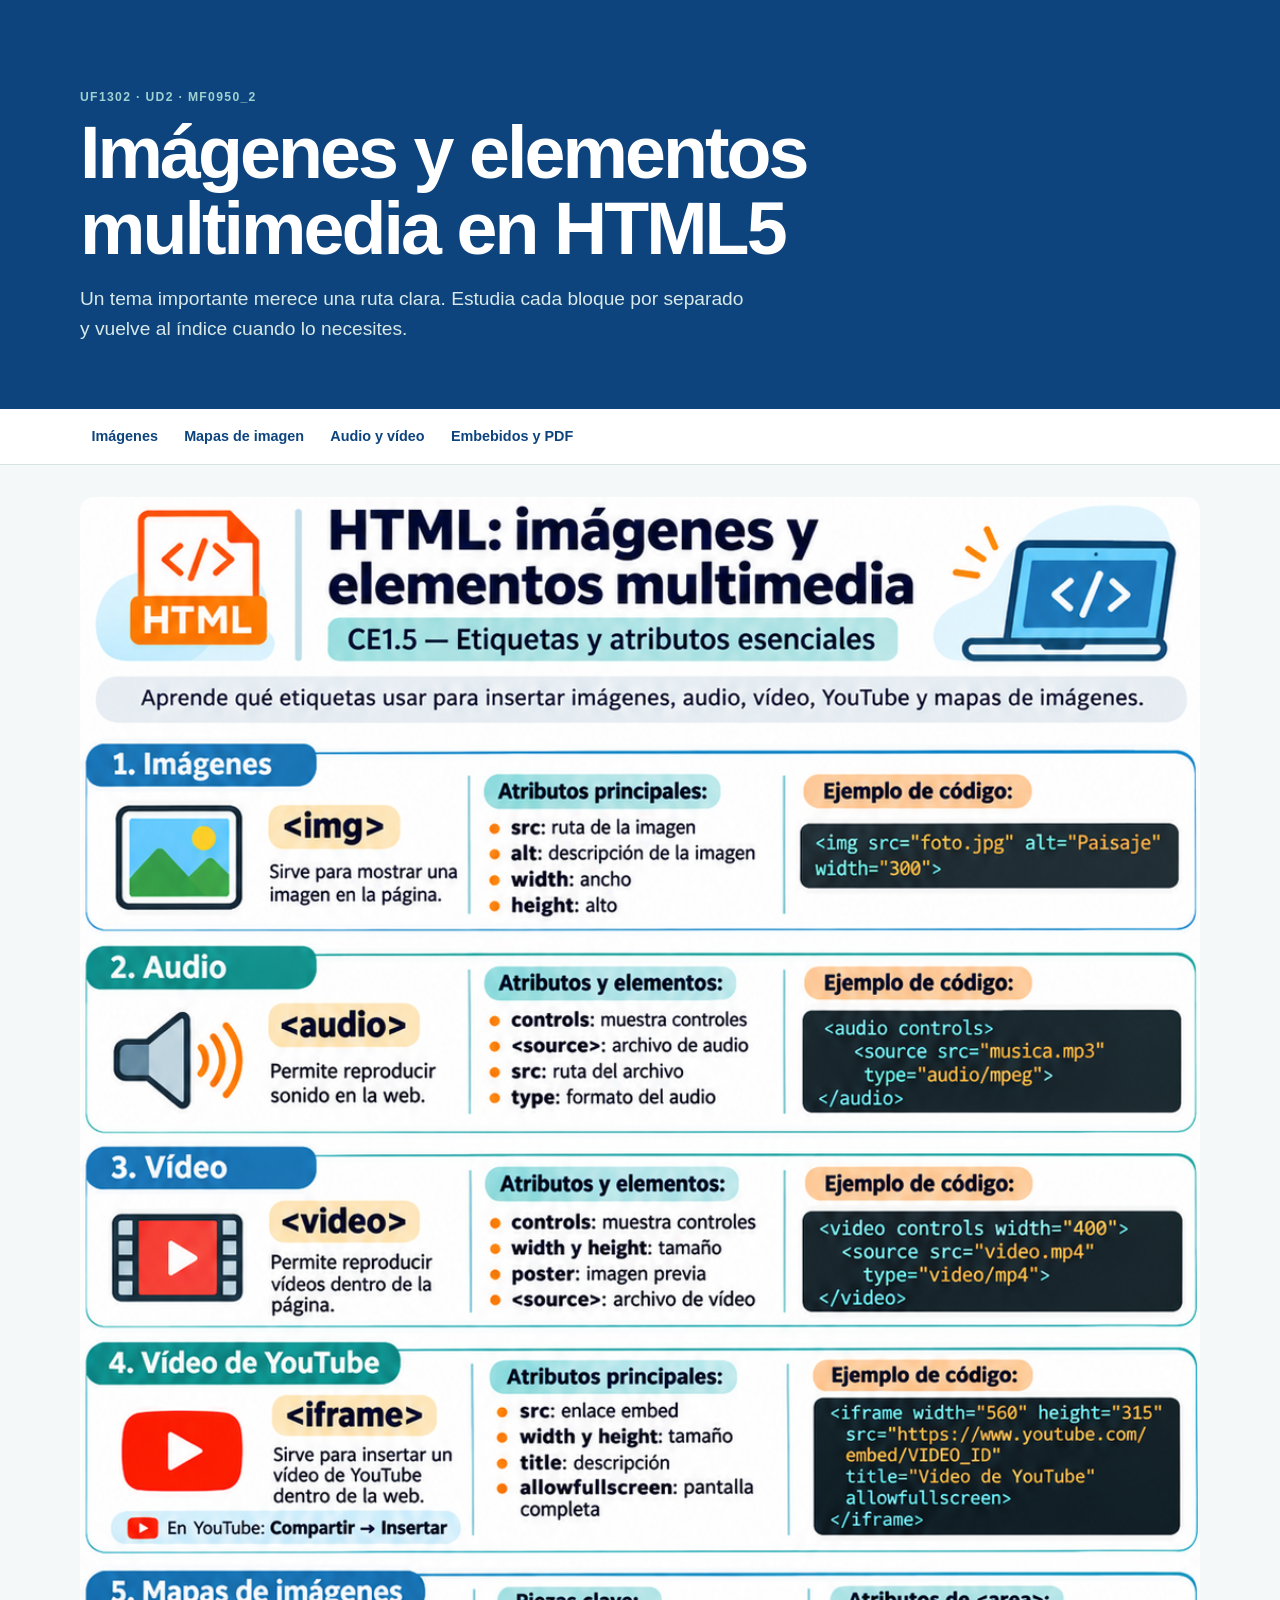
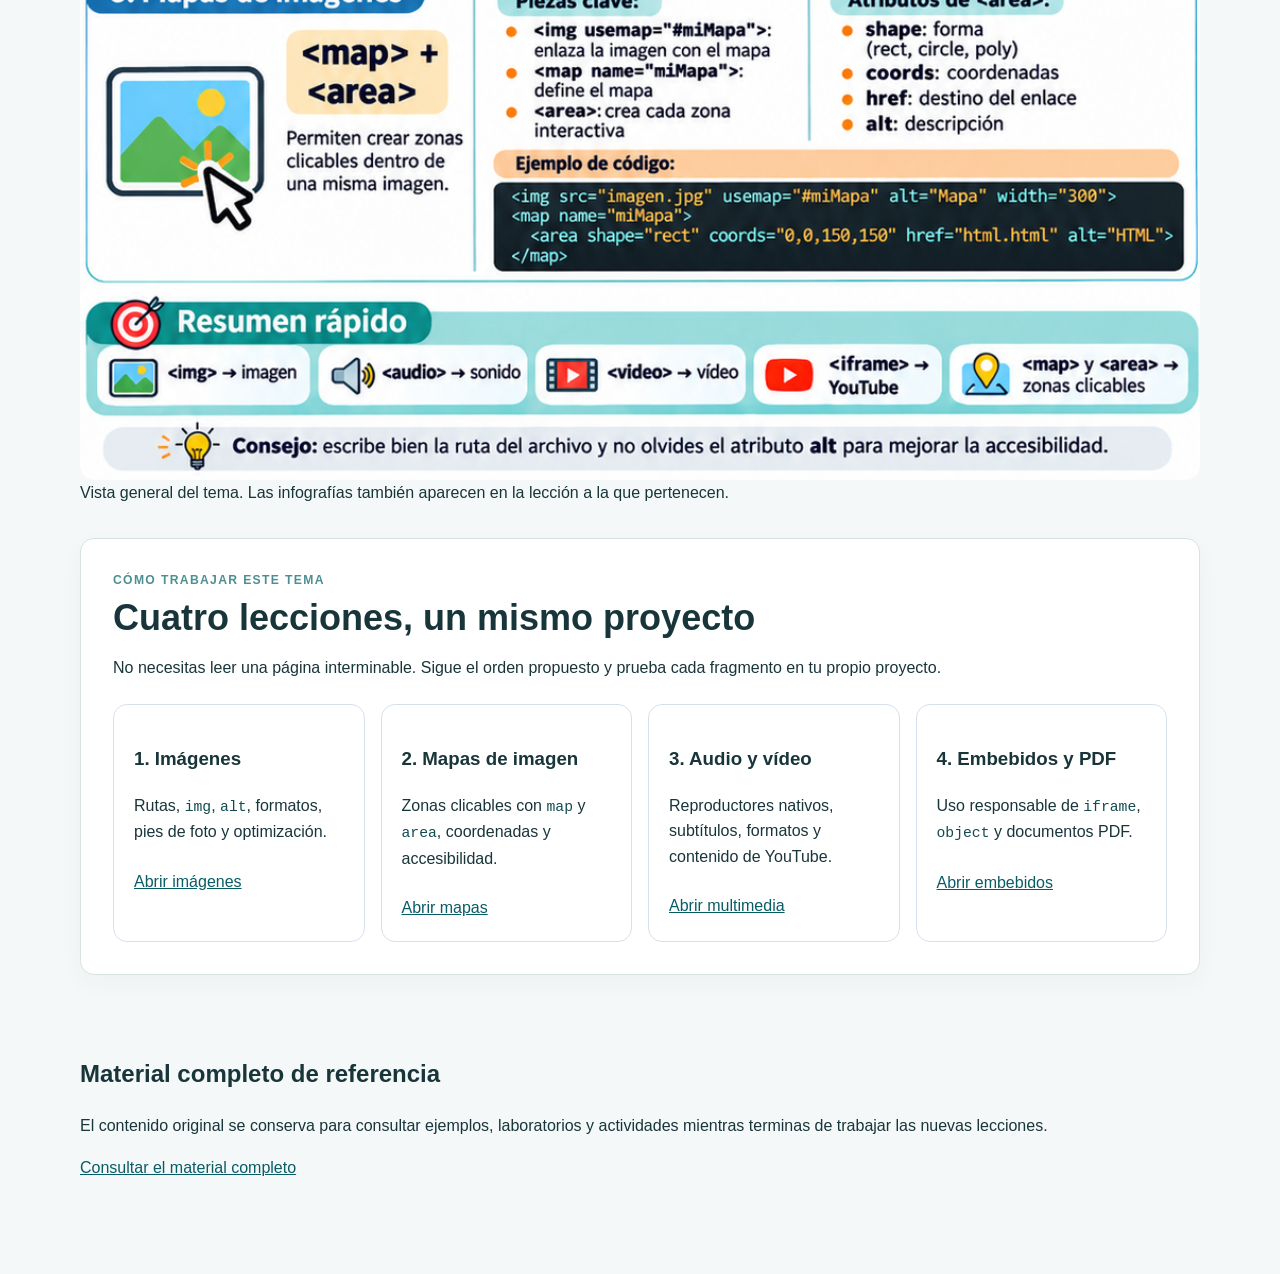
<file: index.html>
<!doctype html>
<html lang="es"><head><meta charset="UTF-8"><meta name="viewport" content="width=device-width, initial-scale=1"><meta name="description" content="Itinerario de HTML5 para imágenes y contenido multimedia."><title>HTML5 · Imágenes y multimedia</title><link rel="stylesheet" href="css/styles.css"><link rel="icon" type="image/jpeg" href="assets/images/favicon.jpeg"></head>
<body><a class="skip" href="#contenido">Saltar al contenido</a><header><div class="wrap"><p class="eyebrow">UF1302 · UD2 · MF0950_2</p><h1>Imágenes y elementos multimedia en HTML5</h1><p class="lead">Un tema importante merece una ruta clara. Estudia cada bloque por separado y vuelve al índice cuando lo necesites.</p></div></header>
<nav aria-label="Lecciones del tema"><div class="wrap"><a href="imagenes.html">Imágenes</a><a href="mapas-imagen.html">Mapas de imagen</a><a href="multimedia.html">Audio y vídeo</a><a href="documentos-embebidos.html">Embebidos y PDF</a></div></nav>
<main id="contenido" class="wrap"><figure class="topic-infographic"><img src="assets/images/info.png" alt="Infografía resumen de HTML: imágenes, audio, vídeo, YouTube y mapas de imagen." width="1200" height="1600"><figcaption>Vista general del tema. Las infografías también aparecen en la lección a la que pertenecen.</figcaption></figure>
<section class="intro"><p class="eyebrow">Cómo trabajar este tema</p><h2>Cuatro lecciones, un mismo proyecto</h2><p>No necesitas leer una página interminable. Sigue el orden propuesto y prueba cada fragmento en tu propio proyecto.</p><div class="lesson-grid"><article class="lesson-card"><h3>1. Imágenes</h3><p>Rutas, <code>img</code>, <code>alt</code>, formatos, pies de foto y optimización.</p><a class="button" href="imagenes.html">Abrir imágenes</a></article><article class="lesson-card"><h3>2. Mapas de imagen</h3><p>Zonas clicables con <code>map</code> y <code>area</code>, coordenadas y accesibilidad.</p><a class="button" href="mapas-imagen.html">Abrir mapas</a></article><article class="lesson-card"><h3>3. Audio y vídeo</h3><p>Reproductores nativos, subtítulos, formatos y contenido de YouTube.</p><a class="button" href="multimedia.html">Abrir multimedia</a></article><article class="lesson-card"><h3>4. Embebidos y PDF</h3><p>Uso responsable de <code>iframe</code>, <code>object</code> y documentos PDF.</p><a class="button" href="documentos-embebidos.html">Abrir embebidos</a></article></div></section>
<section><h2>Material completo de referencia</h2><p>El contenido original se conserva para consultar ejemplos, laboratorios y actividades mientras terminas de trabajar las nuevas lecciones.</p><p><a class="button secondary" href="leccion-completa.html">Consultar el material completo</a></p></section></main></body></html>
</file>
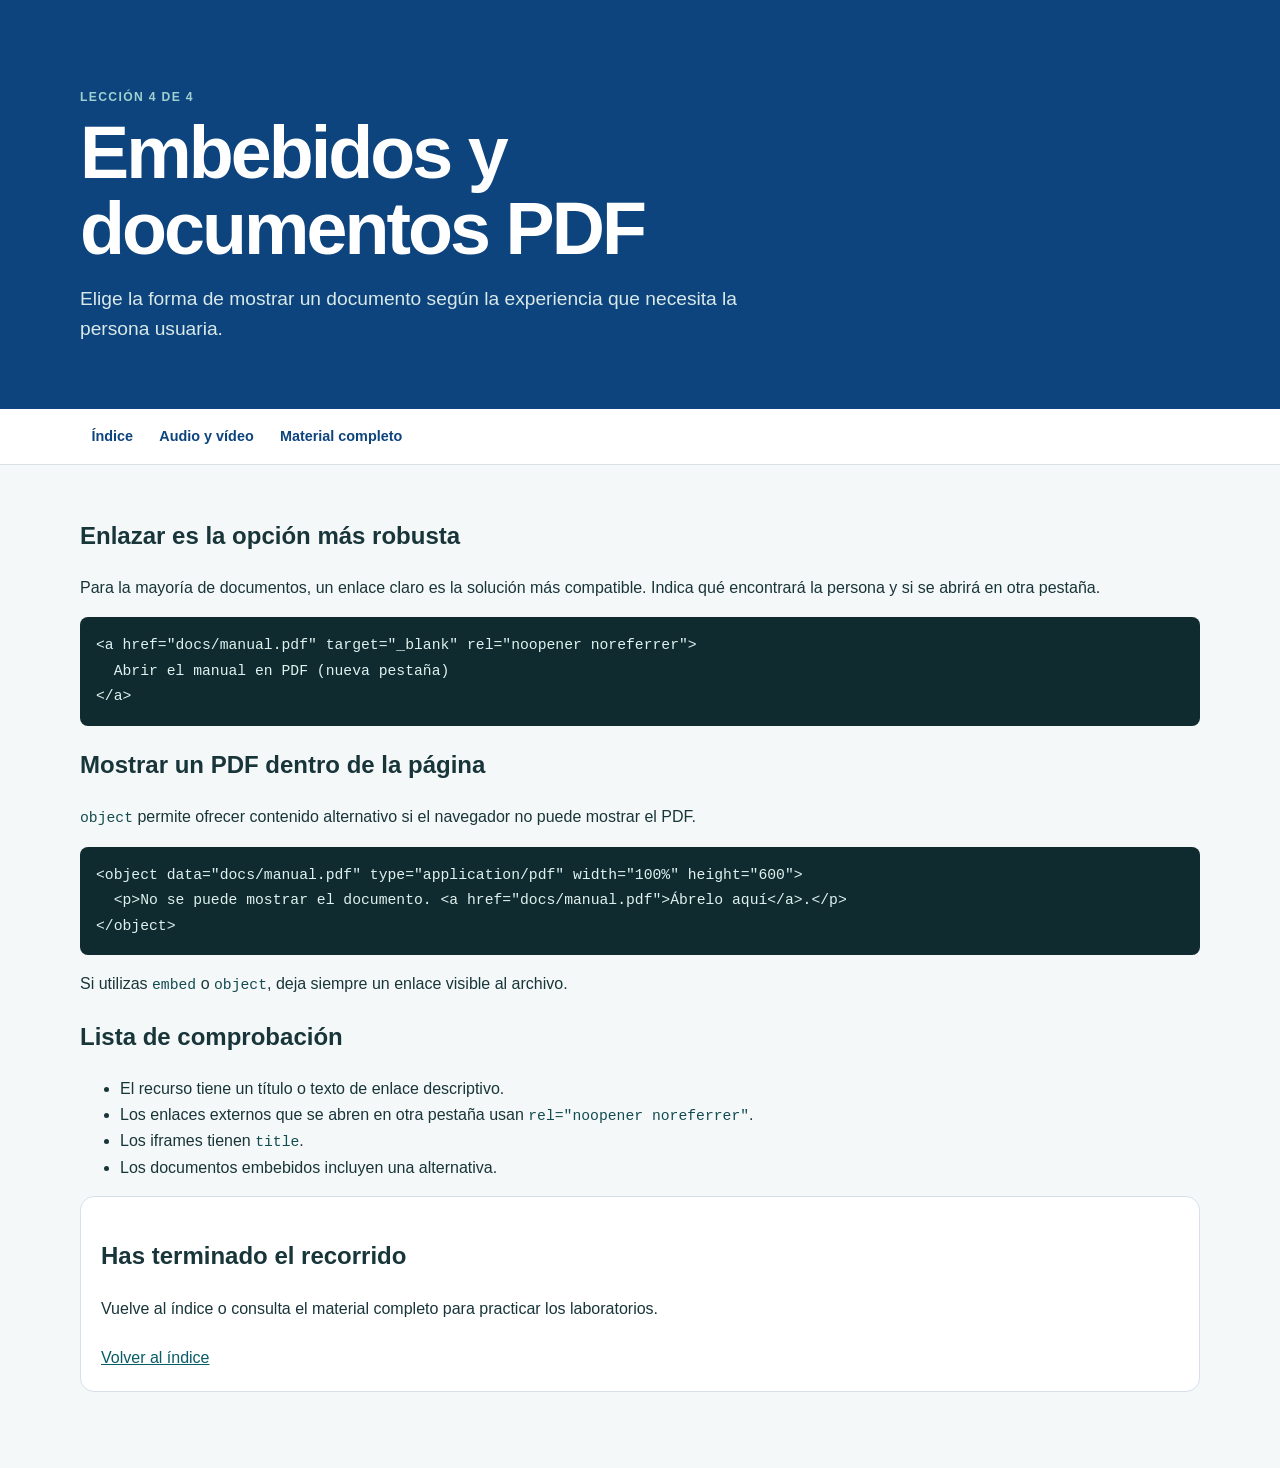
<file: documentos-embebidos.html>
<!doctype html>
<html lang="es"><head><meta charset="UTF-8"><meta name="viewport" content="width=device-width, initial-scale=1"><title>Embebidos y PDF</title><link rel="stylesheet" href="css/styles.css"></head><body><a class="skip" href="#contenido">Saltar al contenido</a><header><div class="wrap"><p class="eyebrow">Lección 4 de 4</p><h1>Embebidos y documentos PDF</h1><p class="lead">Elige la forma de mostrar un documento según la experiencia que necesita la persona usuaria.</p></div></header><nav aria-label="Lecciones"><div class="wrap"><a href="index.html">Índice</a><a href="multimedia.html">Audio y vídeo</a><a href="leccion-completa.html">Material completo</a></div></nav><main id="contenido" class="wrap"><section><h2>Enlazar es la opción más robusta</h2><p>Para la mayoría de documentos, un enlace claro es la solución más compatible. Indica qué encontrará la persona y si se abrirá en otra pestaña.</p><pre><code>&lt;a href="docs/manual.pdf" target="_blank" rel="noopener noreferrer"&gt;
  Abrir el manual en PDF (nueva pestaña)
&lt;/a&gt;</code></pre></section><section><h2>Mostrar un PDF dentro de la página</h2><p><code>object</code> permite ofrecer contenido alternativo si el navegador no puede mostrar el PDF.</p><pre><code>&lt;object data="docs/manual.pdf" type="application/pdf" width="100%" height="600"&gt;
  &lt;p&gt;No se puede mostrar el documento. &lt;a href="docs/manual.pdf"&gt;Ábrelo aquí&lt;/a&gt;.&lt;/p&gt;
&lt;/object&gt;</code></pre><p>Si utilizas <code>embed</code> o <code>object</code>, deja siempre un enlace visible al archivo.</p></section><section><h2>Lista de comprobación</h2><ul><li>El recurso tiene un título o texto de enlace descriptivo.</li><li>Los enlaces externos que se abren en otra pestaña usan <code>rel="noopener noreferrer"</code>.</li><li>Los iframes tienen <code>title</code>.</li><li>Los documentos embebidos incluyen una alternativa.</li></ul></section><section class="next-lesson"><h2>Has terminado el recorrido</h2><p>Vuelve al índice o consulta el material completo para practicar los laboratorios.</p><a class="button" href="index.html">Volver al índice</a></section></main></body></html>
</file>
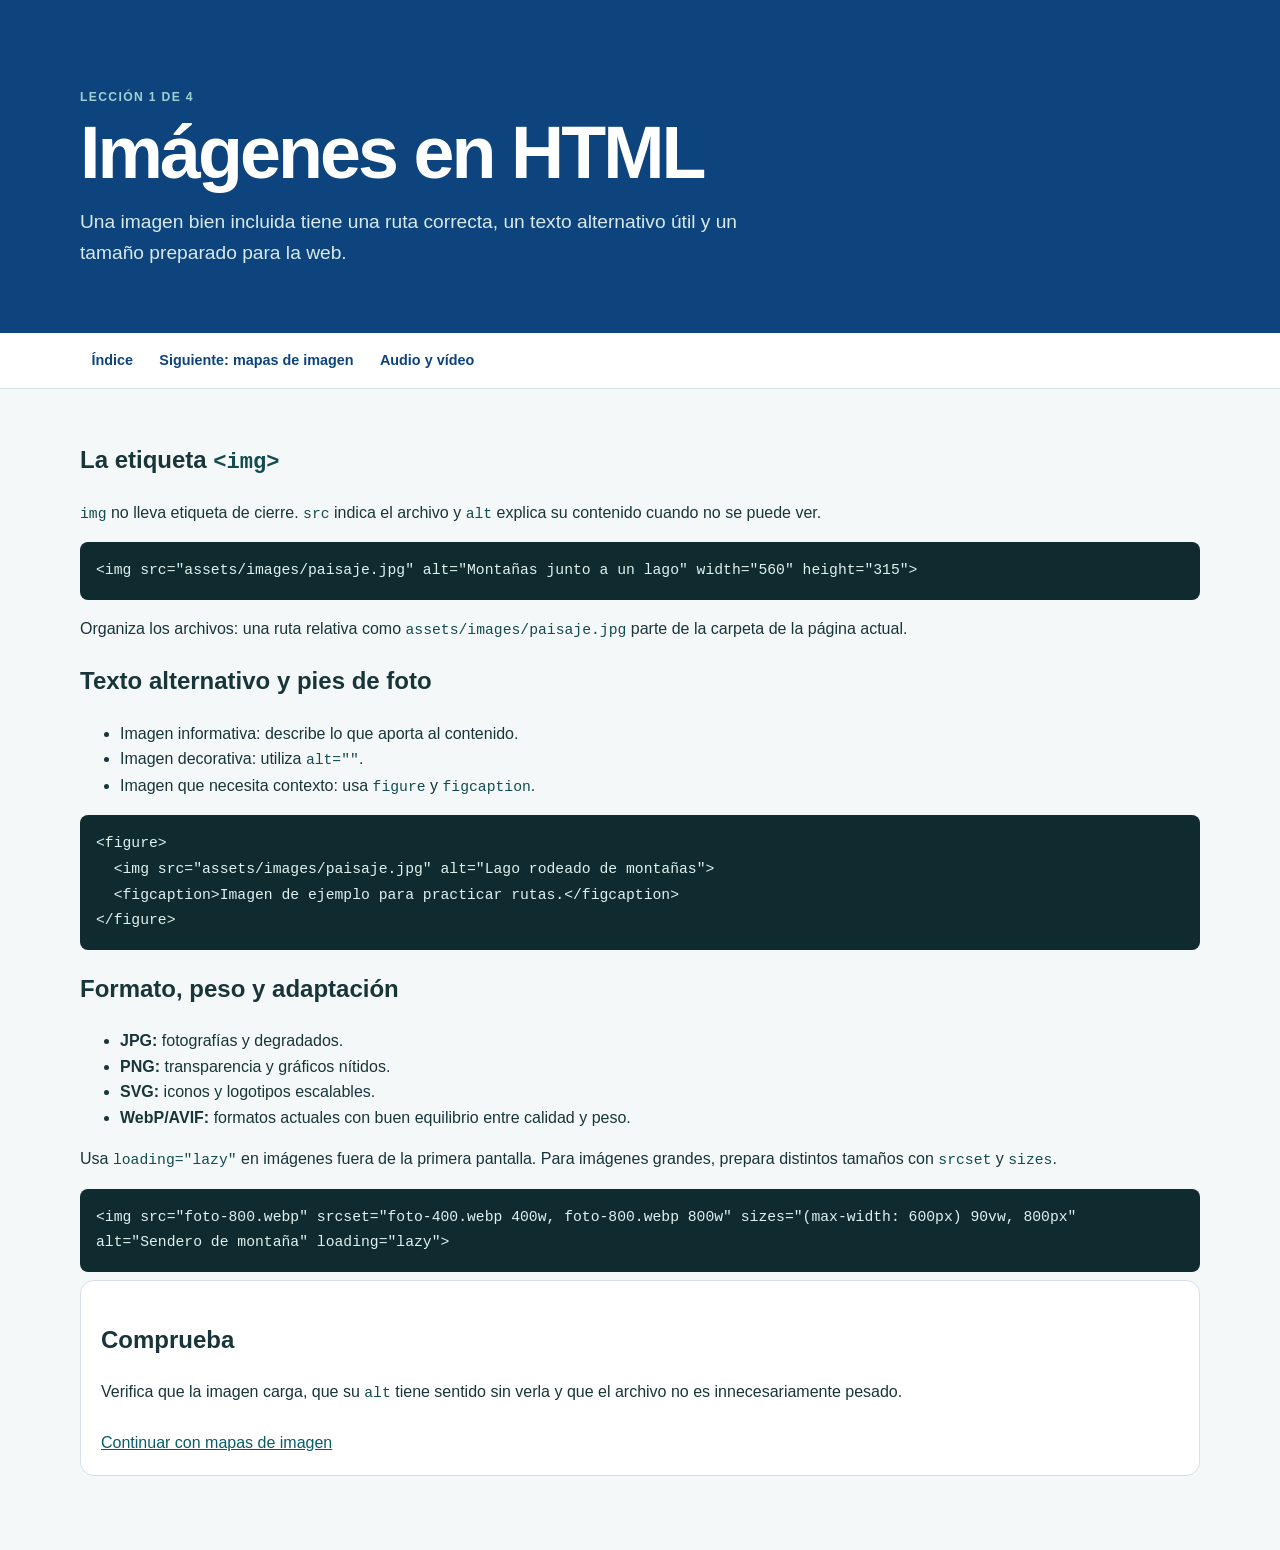
<file: imagenes.html>
<!doctype html>
<html lang="es"><head><meta charset="UTF-8"><meta name="viewport" content="width=device-width, initial-scale=1"><title>Imágenes en HTML</title><link rel="stylesheet" href="css/styles.css"></head><body><a class="skip" href="#contenido">Saltar al contenido</a><header><div class="wrap"><p class="eyebrow">Lección 1 de 4</p><h1>Imágenes en HTML</h1><p class="lead">Una imagen bien incluida tiene una ruta correcta, un texto alternativo útil y un tamaño preparado para la web.</p></div></header><nav aria-label="Lecciones"><div class="wrap"><a href="index.html">Índice</a><a href="mapas-imagen.html">Siguiente: mapas de imagen</a><a href="multimedia.html">Audio y vídeo</a></div></nav><main id="contenido" class="wrap"><section><h2>La etiqueta <code>&lt;img&gt;</code></h2><p><code>img</code> no lleva etiqueta de cierre. <code>src</code> indica el archivo y <code>alt</code> explica su contenido cuando no se puede ver.</p><pre><code>&lt;img src="assets/images/paisaje.jpg" alt="Montañas junto a un lago" width="560" height="315"&gt;</code></pre><p>Organiza los archivos: una ruta relativa como <code>assets/images/paisaje.jpg</code> parte de la carpeta de la página actual.</p></section><section><h2>Texto alternativo y pies de foto</h2><ul><li>Imagen informativa: describe lo que aporta al contenido.</li><li>Imagen decorativa: utiliza <code>alt=""</code>.</li><li>Imagen que necesita contexto: usa <code>figure</code> y <code>figcaption</code>.</li></ul><pre><code>&lt;figure&gt;
  &lt;img src="assets/images/paisaje.jpg" alt="Lago rodeado de montañas"&gt;
  &lt;figcaption&gt;Imagen de ejemplo para practicar rutas.&lt;/figcaption&gt;
&lt;/figure&gt;</code></pre></section><section><h2>Formato, peso y adaptación</h2><ul><li><strong>JPG:</strong> fotografías y degradados.</li><li><strong>PNG:</strong> transparencia y gráficos nítidos.</li><li><strong>SVG:</strong> iconos y logotipos escalables.</li><li><strong>WebP/AVIF:</strong> formatos actuales con buen equilibrio entre calidad y peso.</li></ul><p>Usa <code>loading="lazy"</code> en imágenes fuera de la primera pantalla. Para imágenes grandes, prepara distintos tamaños con <code>srcset</code> y <code>sizes</code>.</p><pre><code>&lt;img src="foto-800.webp" srcset="foto-400.webp 400w, foto-800.webp 800w" sizes="(max-width: 600px) 90vw, 800px" alt="Sendero de montaña" loading="lazy"&gt;</code></pre></section><section class="next-lesson"><h2>Comprueba</h2><p>Verifica que la imagen carga, que su <code>alt</code> tiene sentido sin verla y que el archivo no es innecesariamente pesado.</p><a class="button" href="mapas-imagen.html">Continuar con mapas de imagen</a></section></main></body></html>
</file>
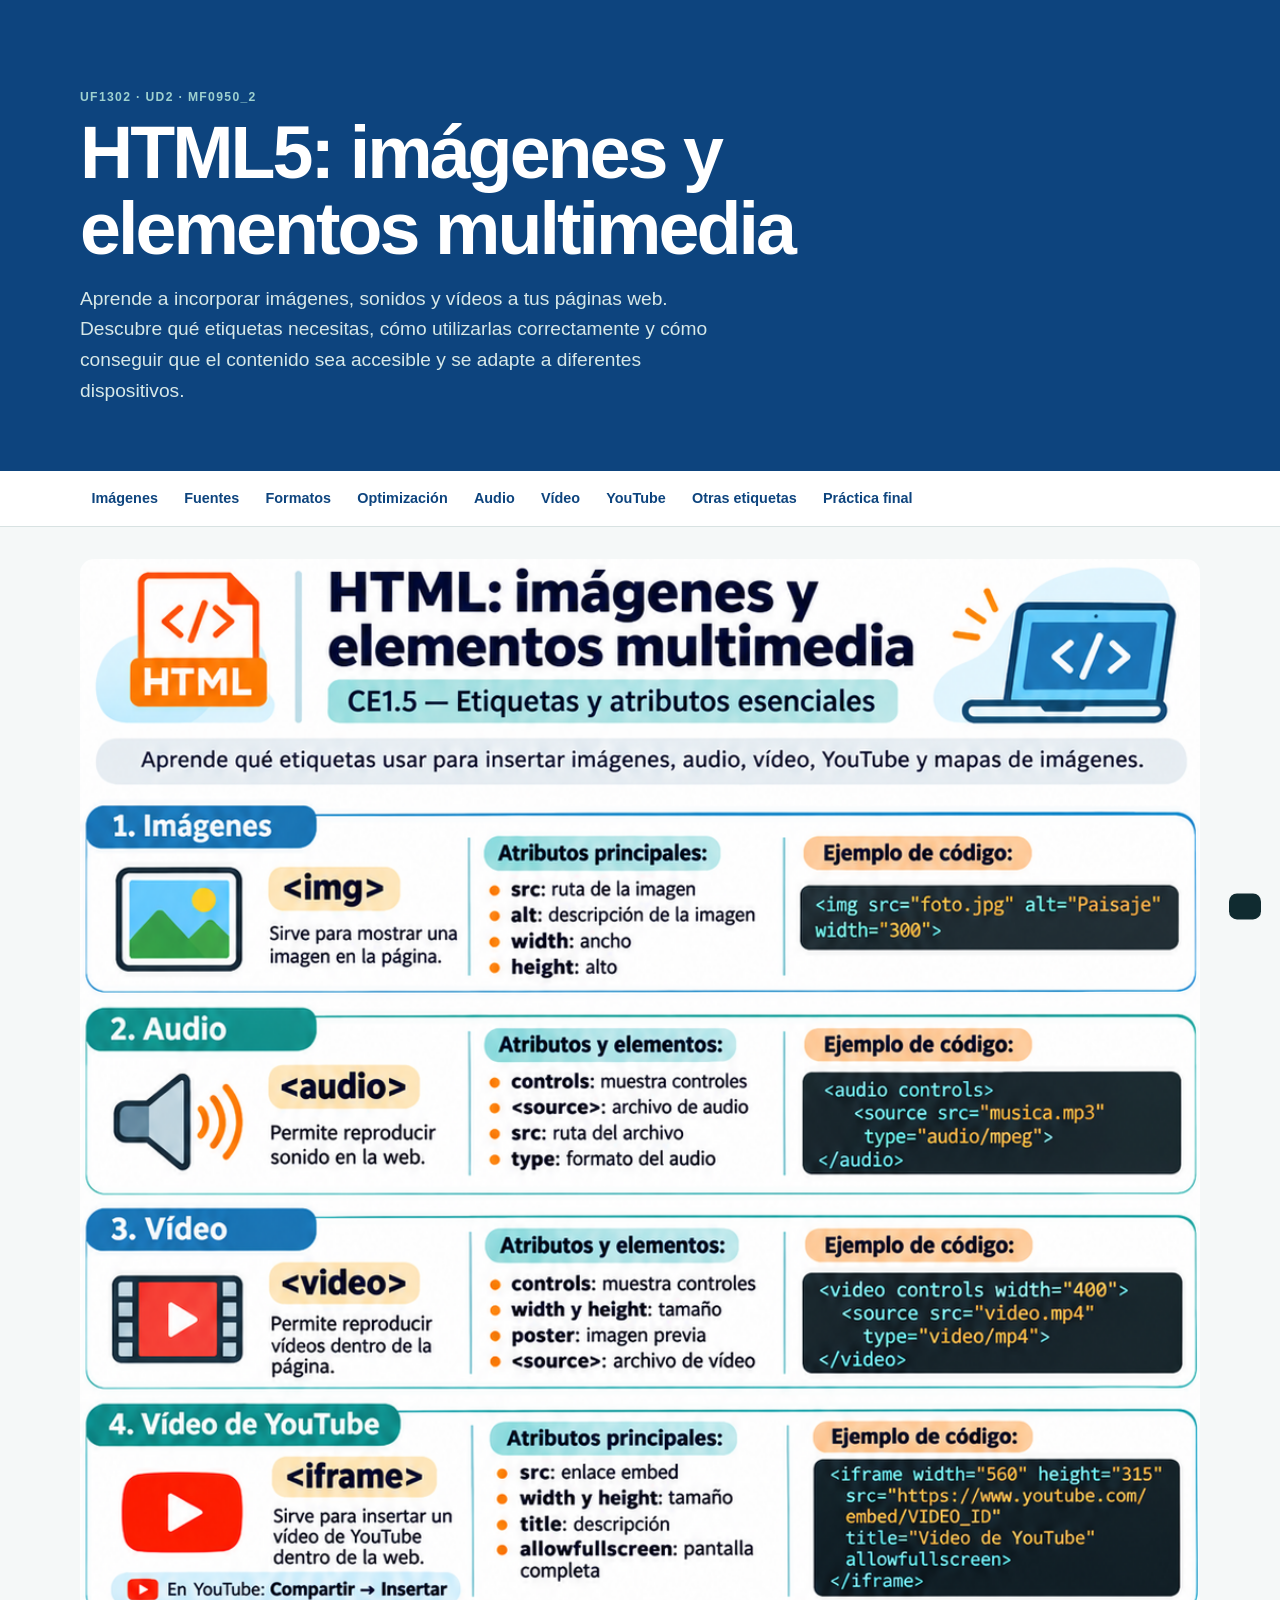
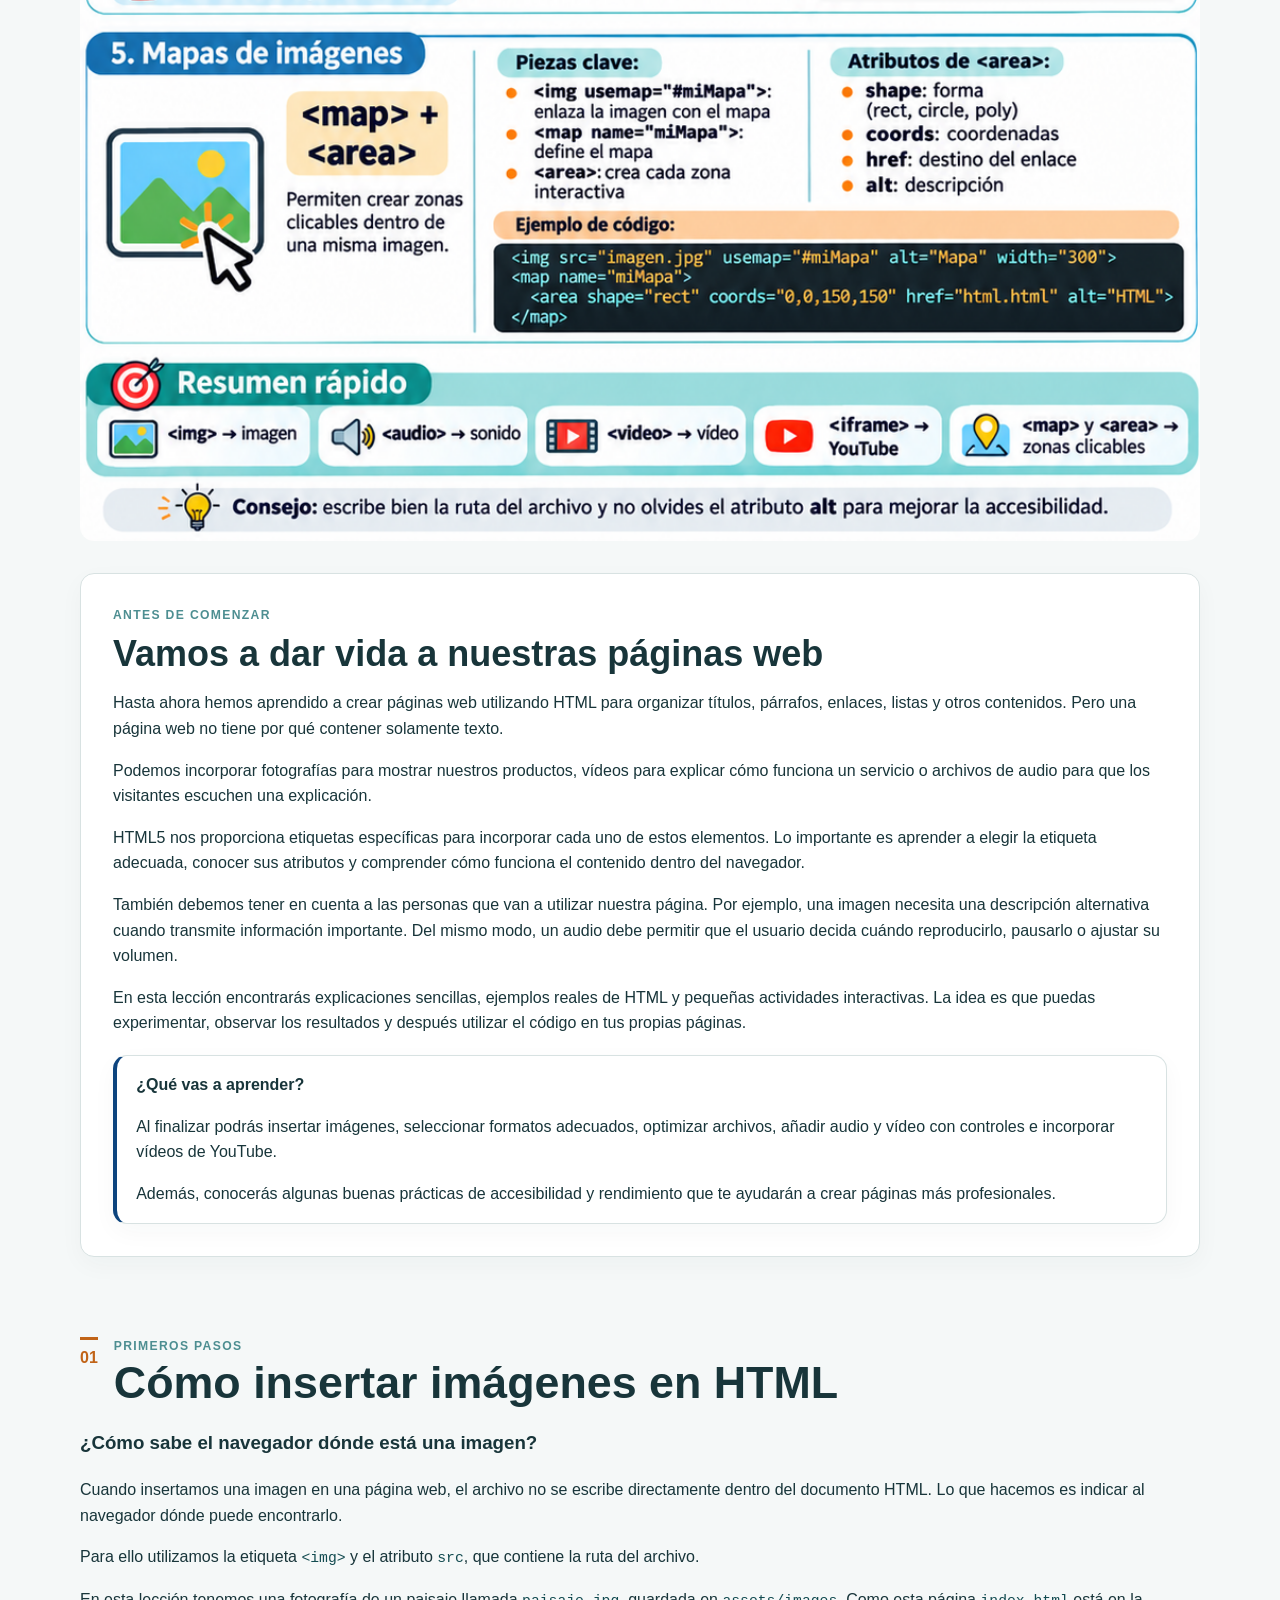
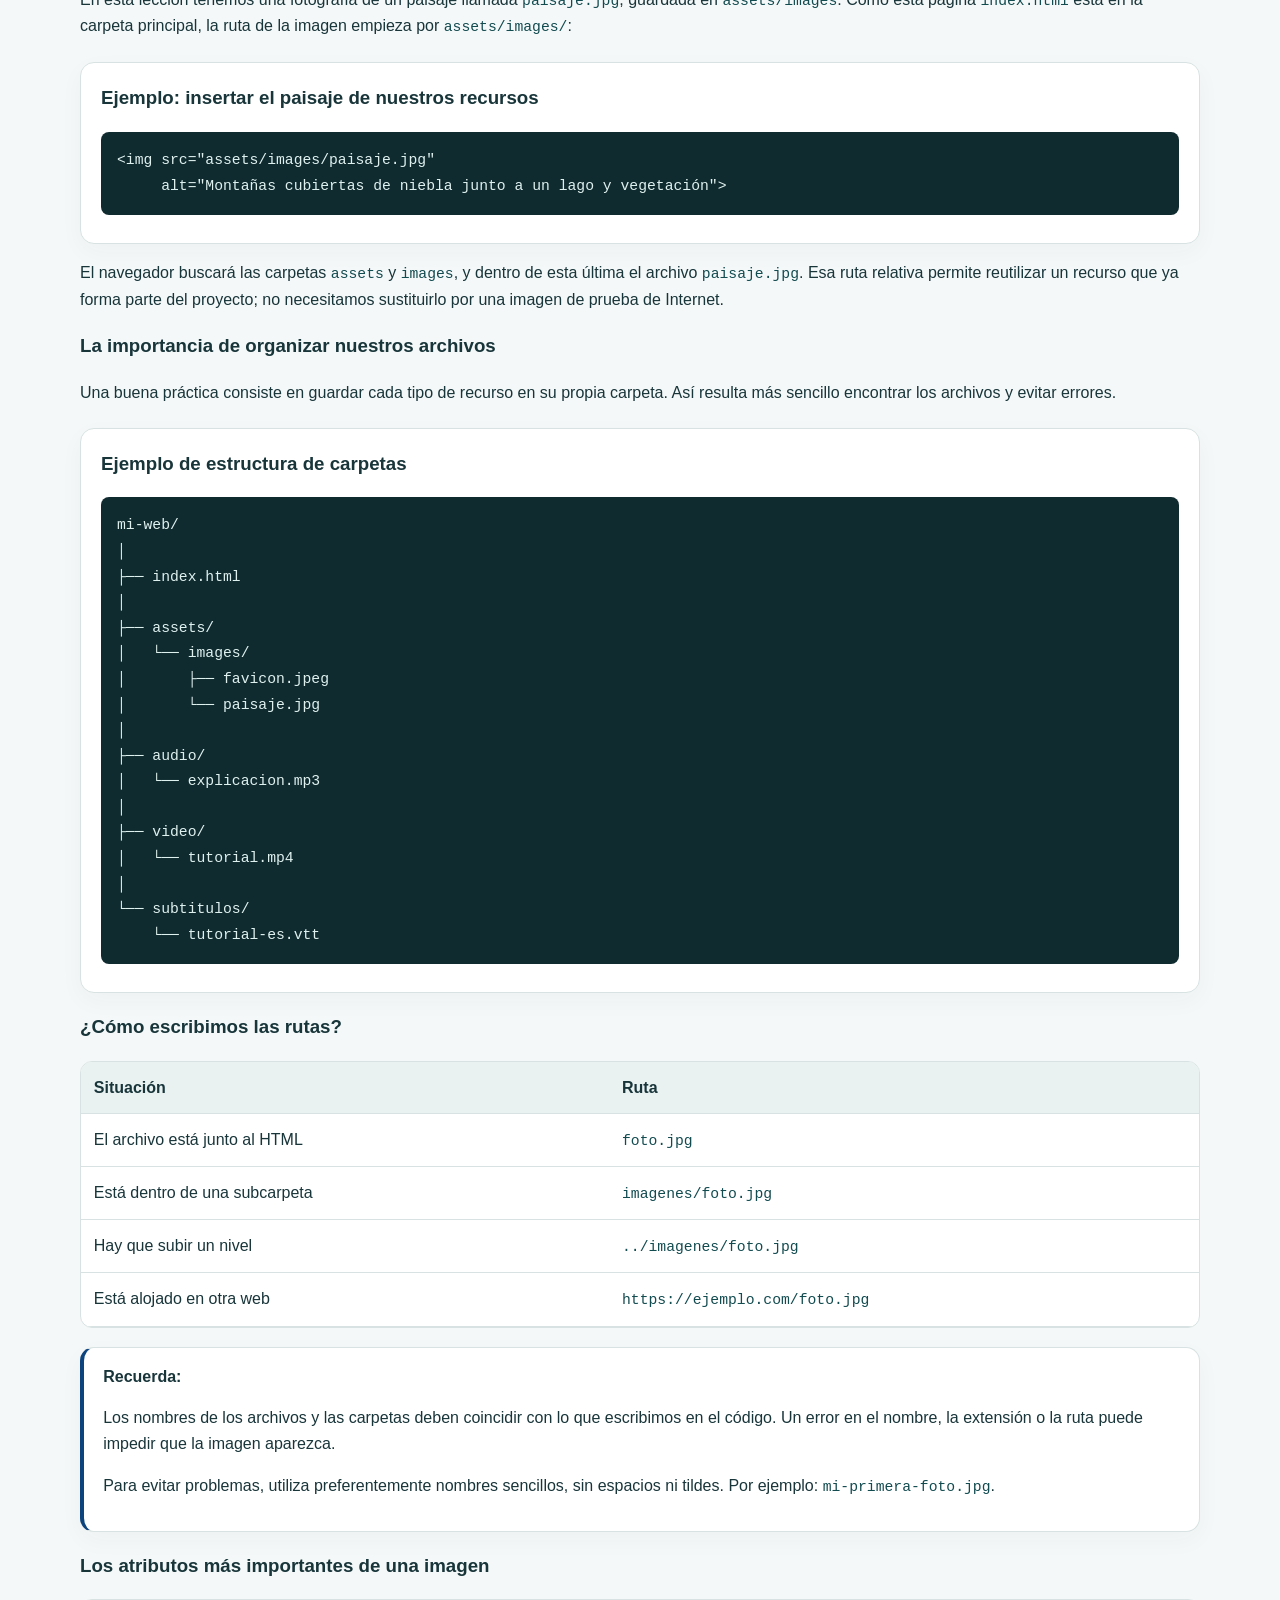
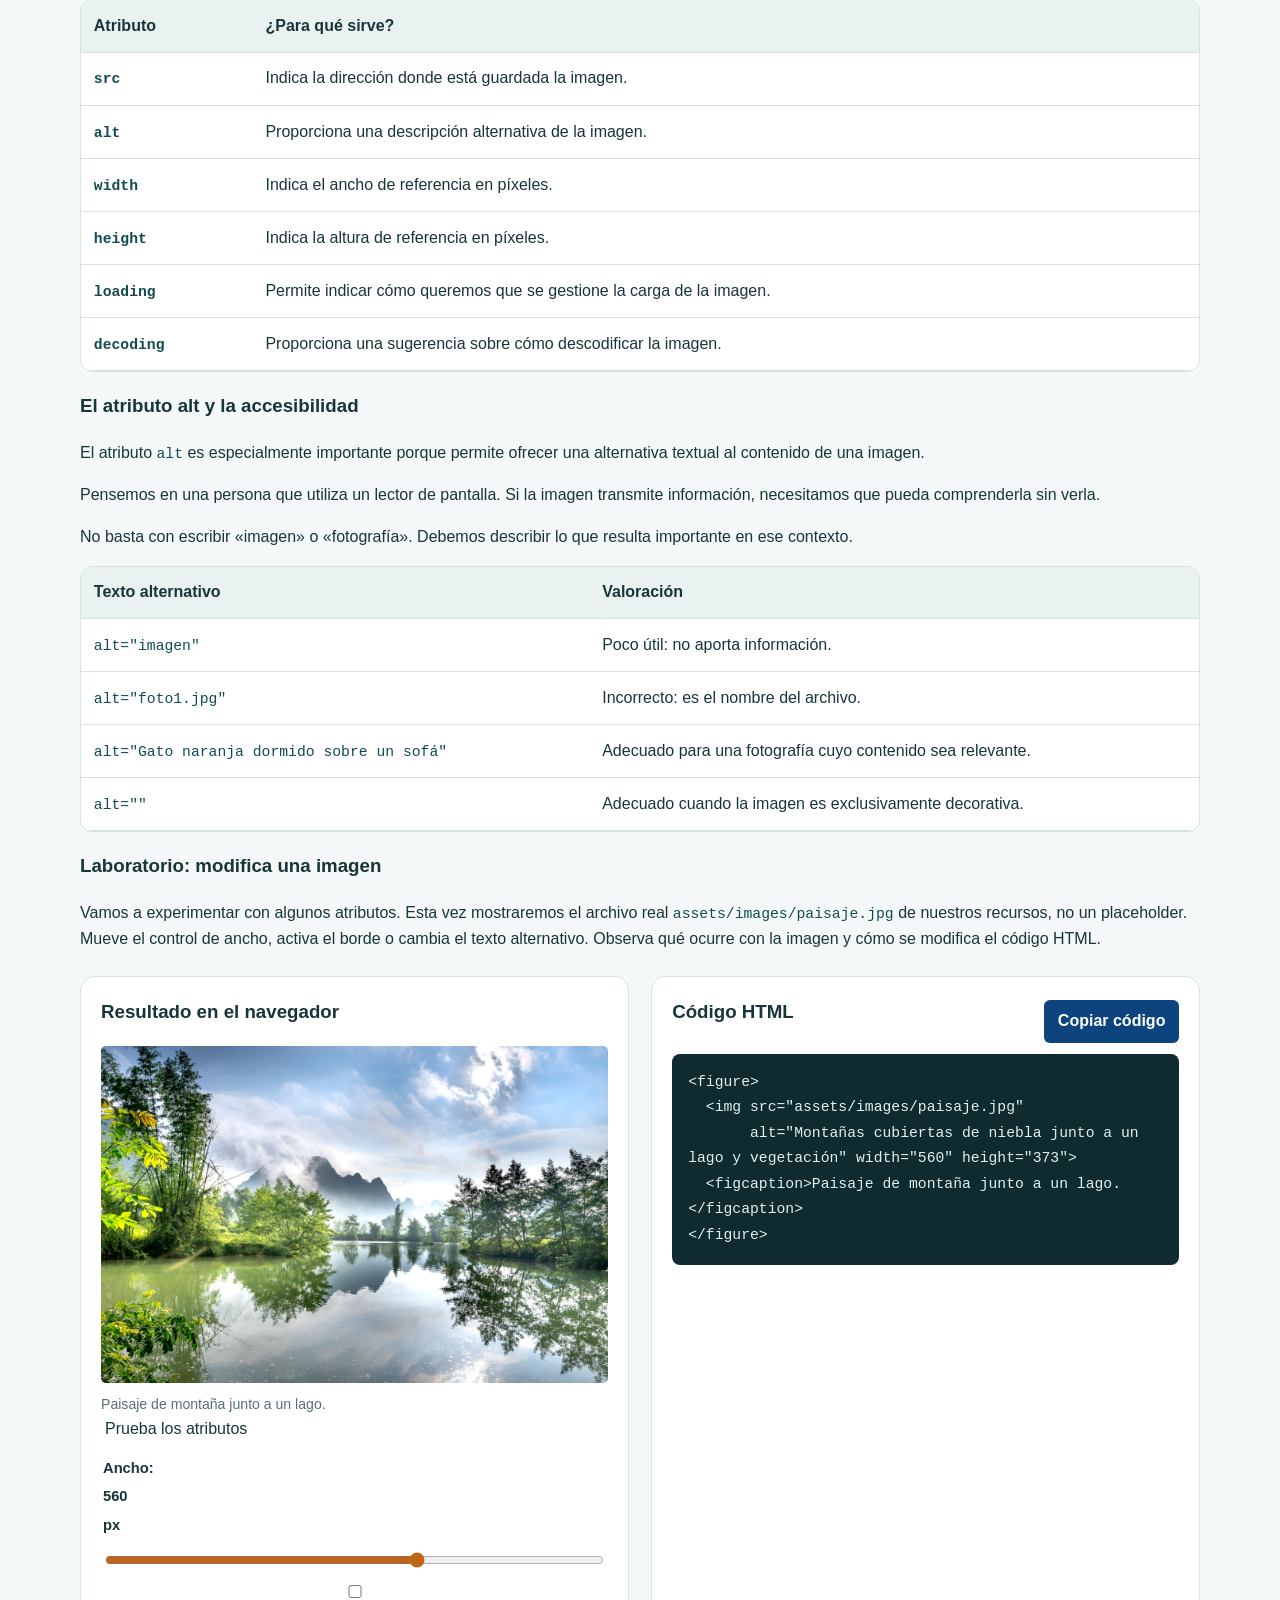
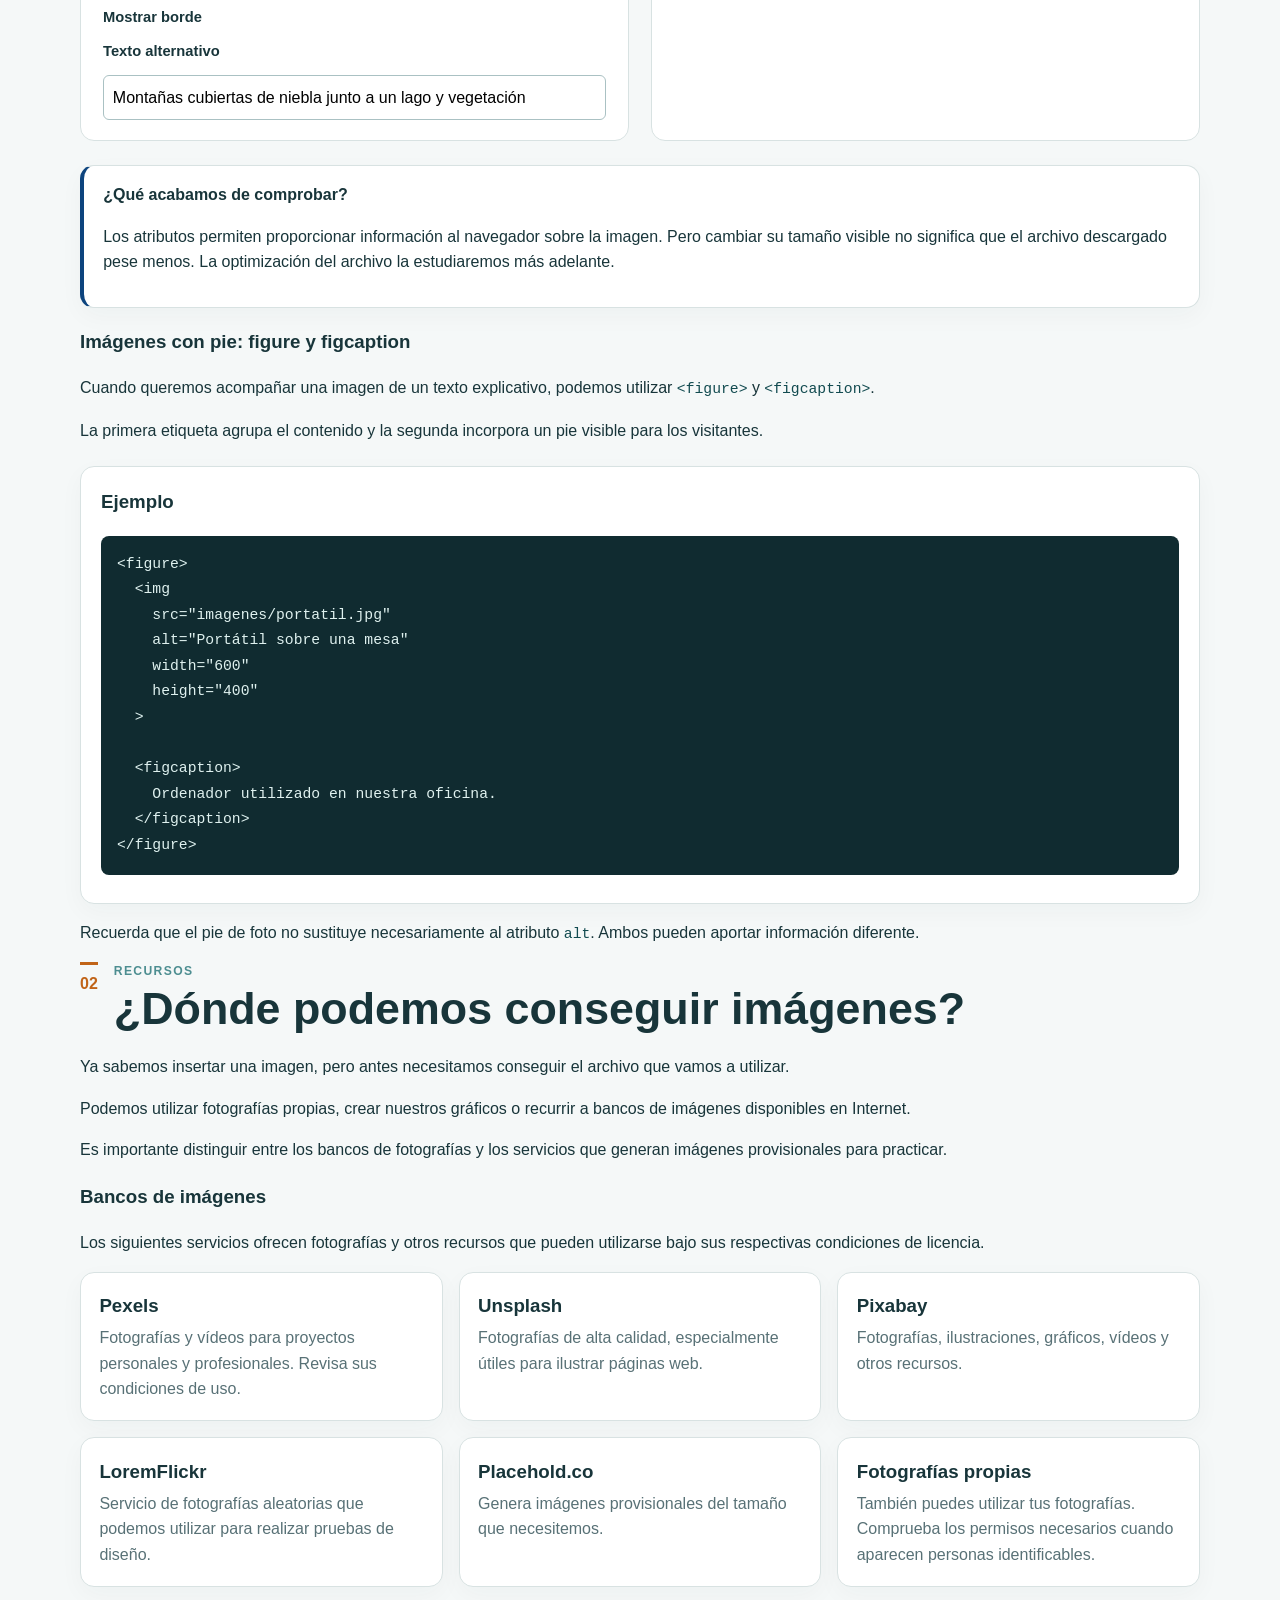
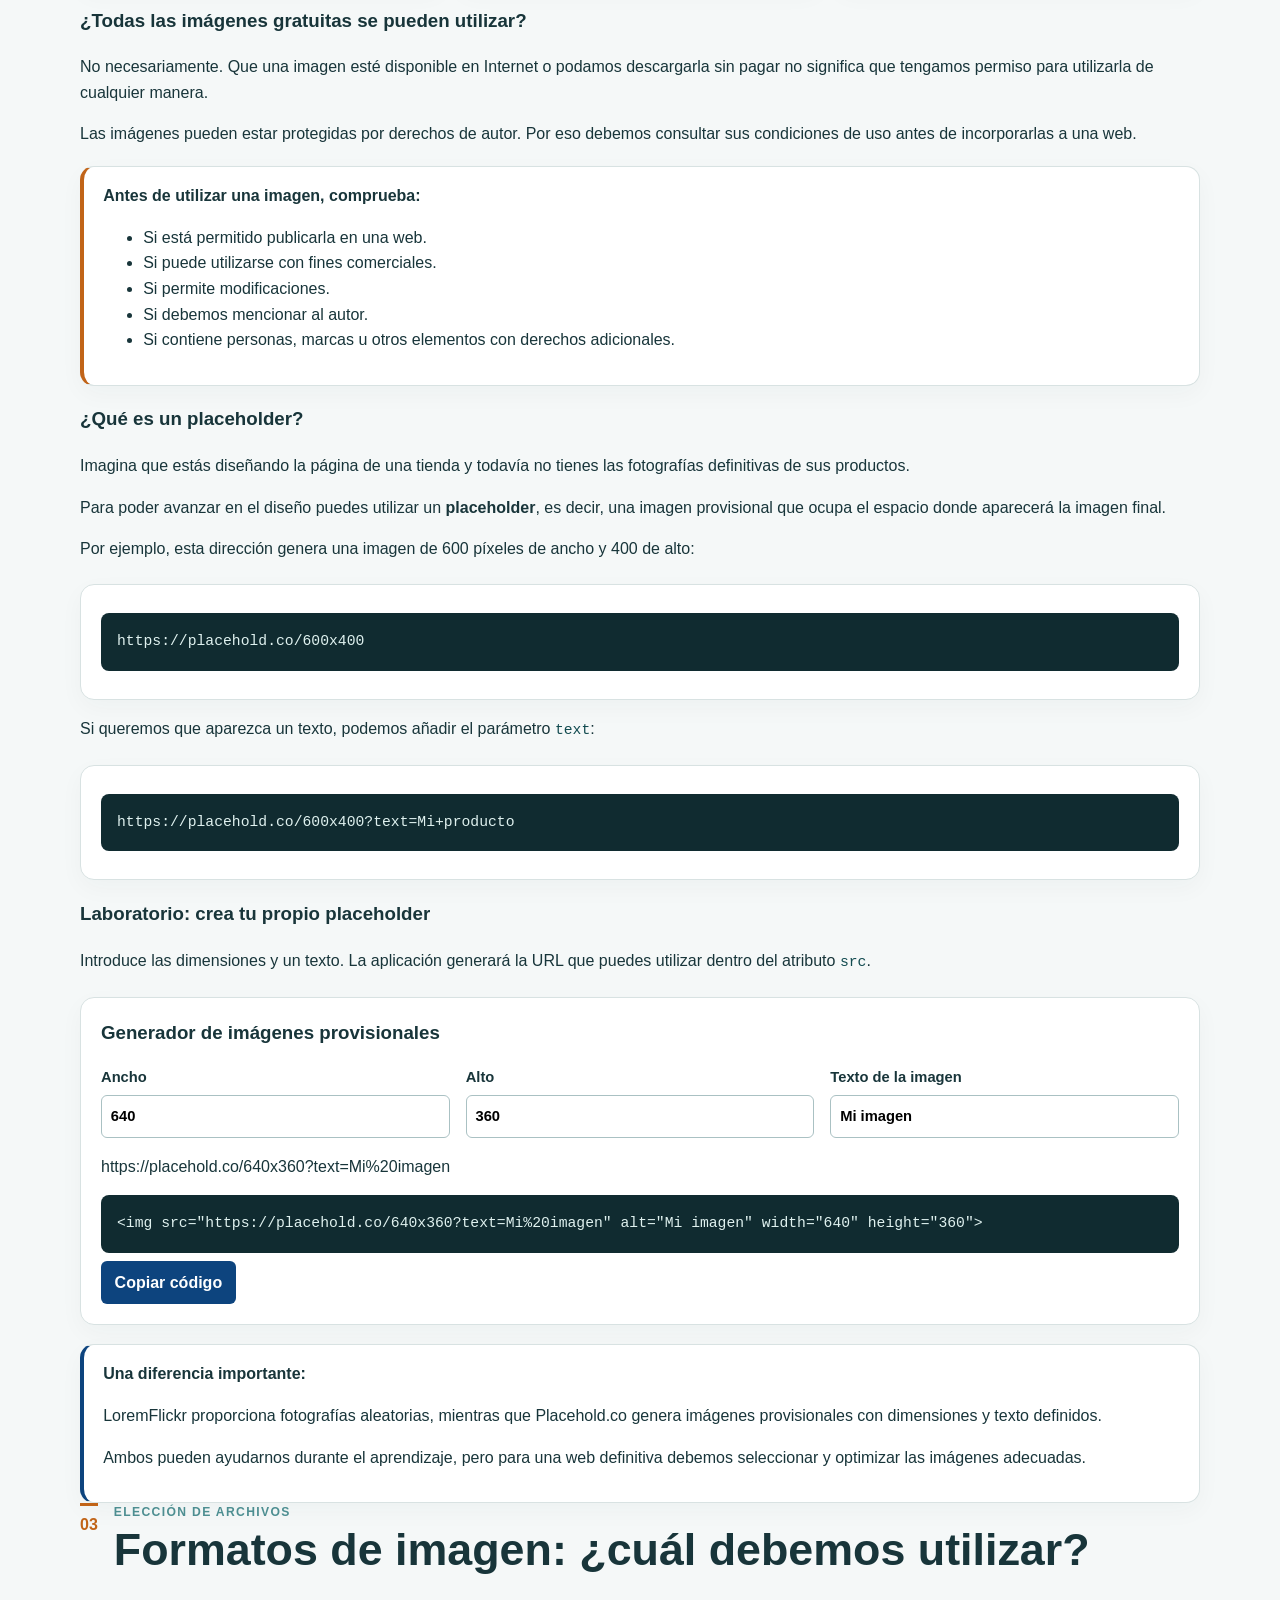
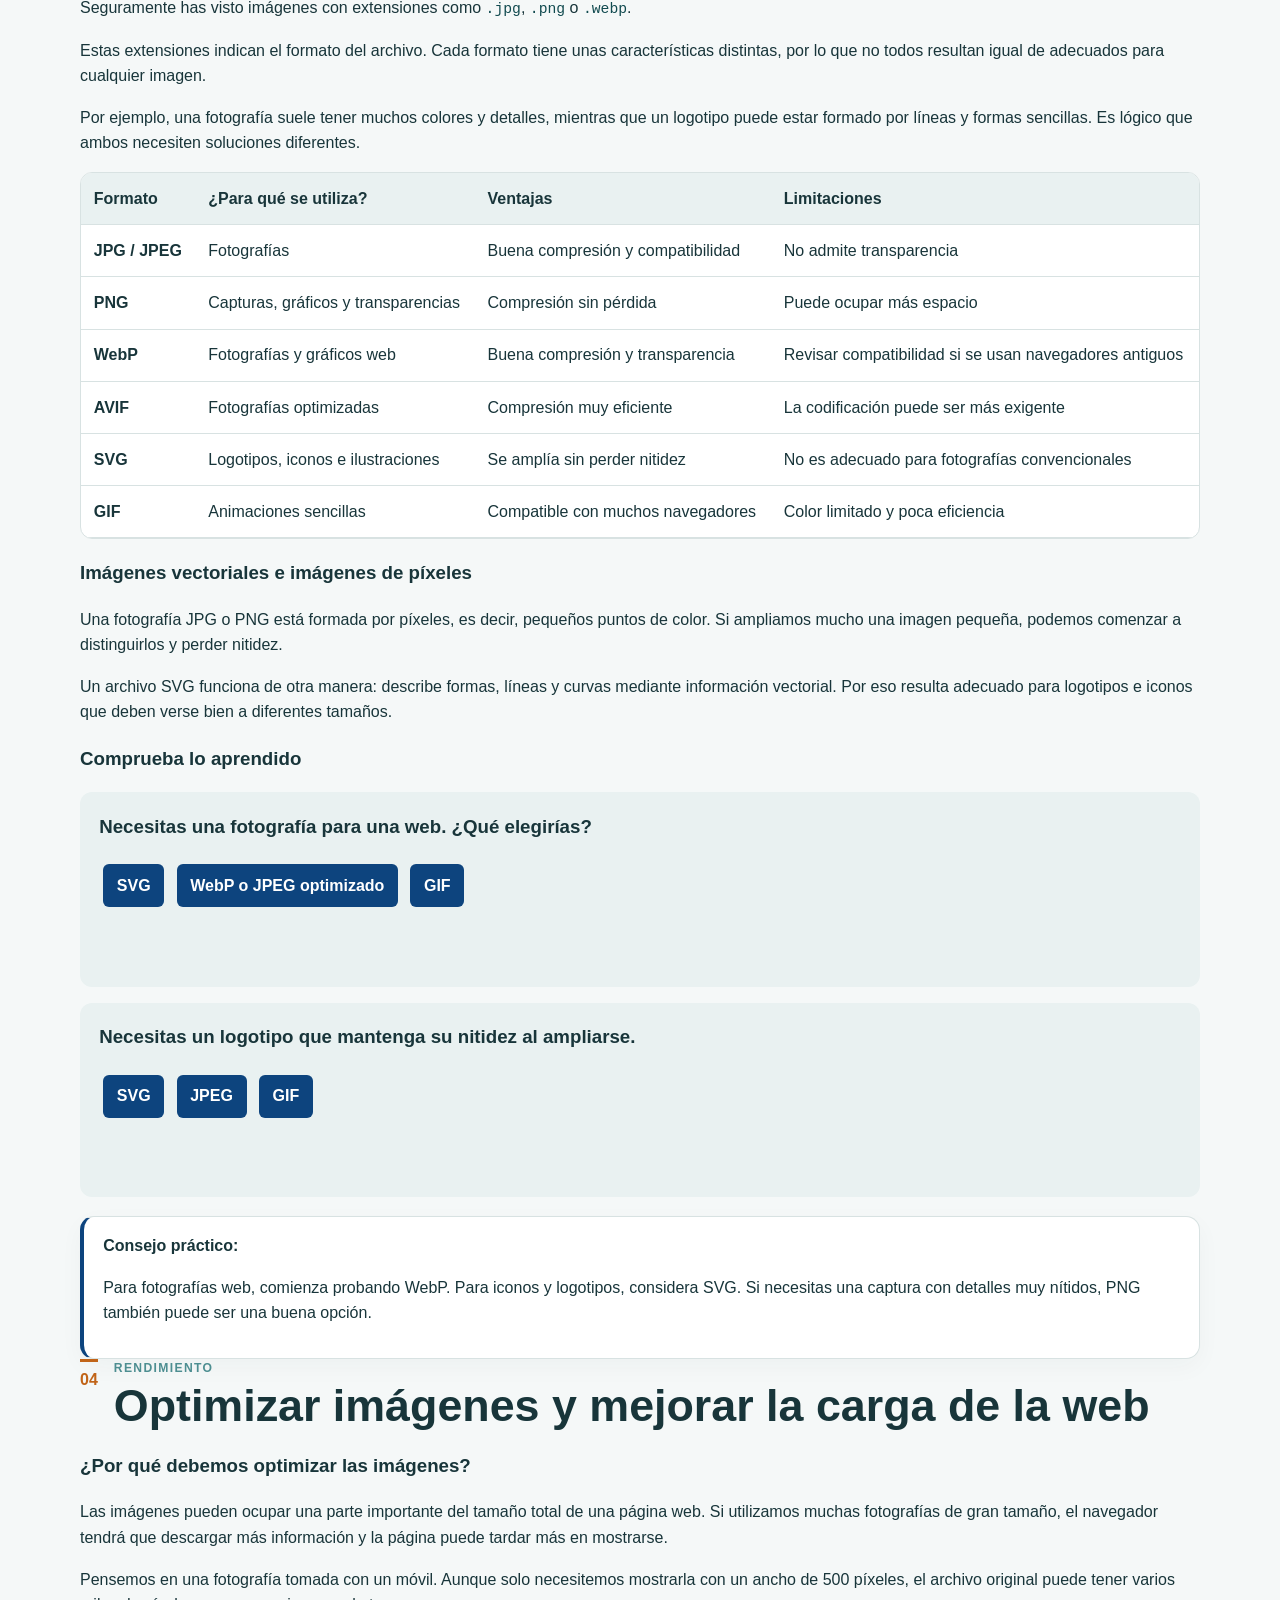
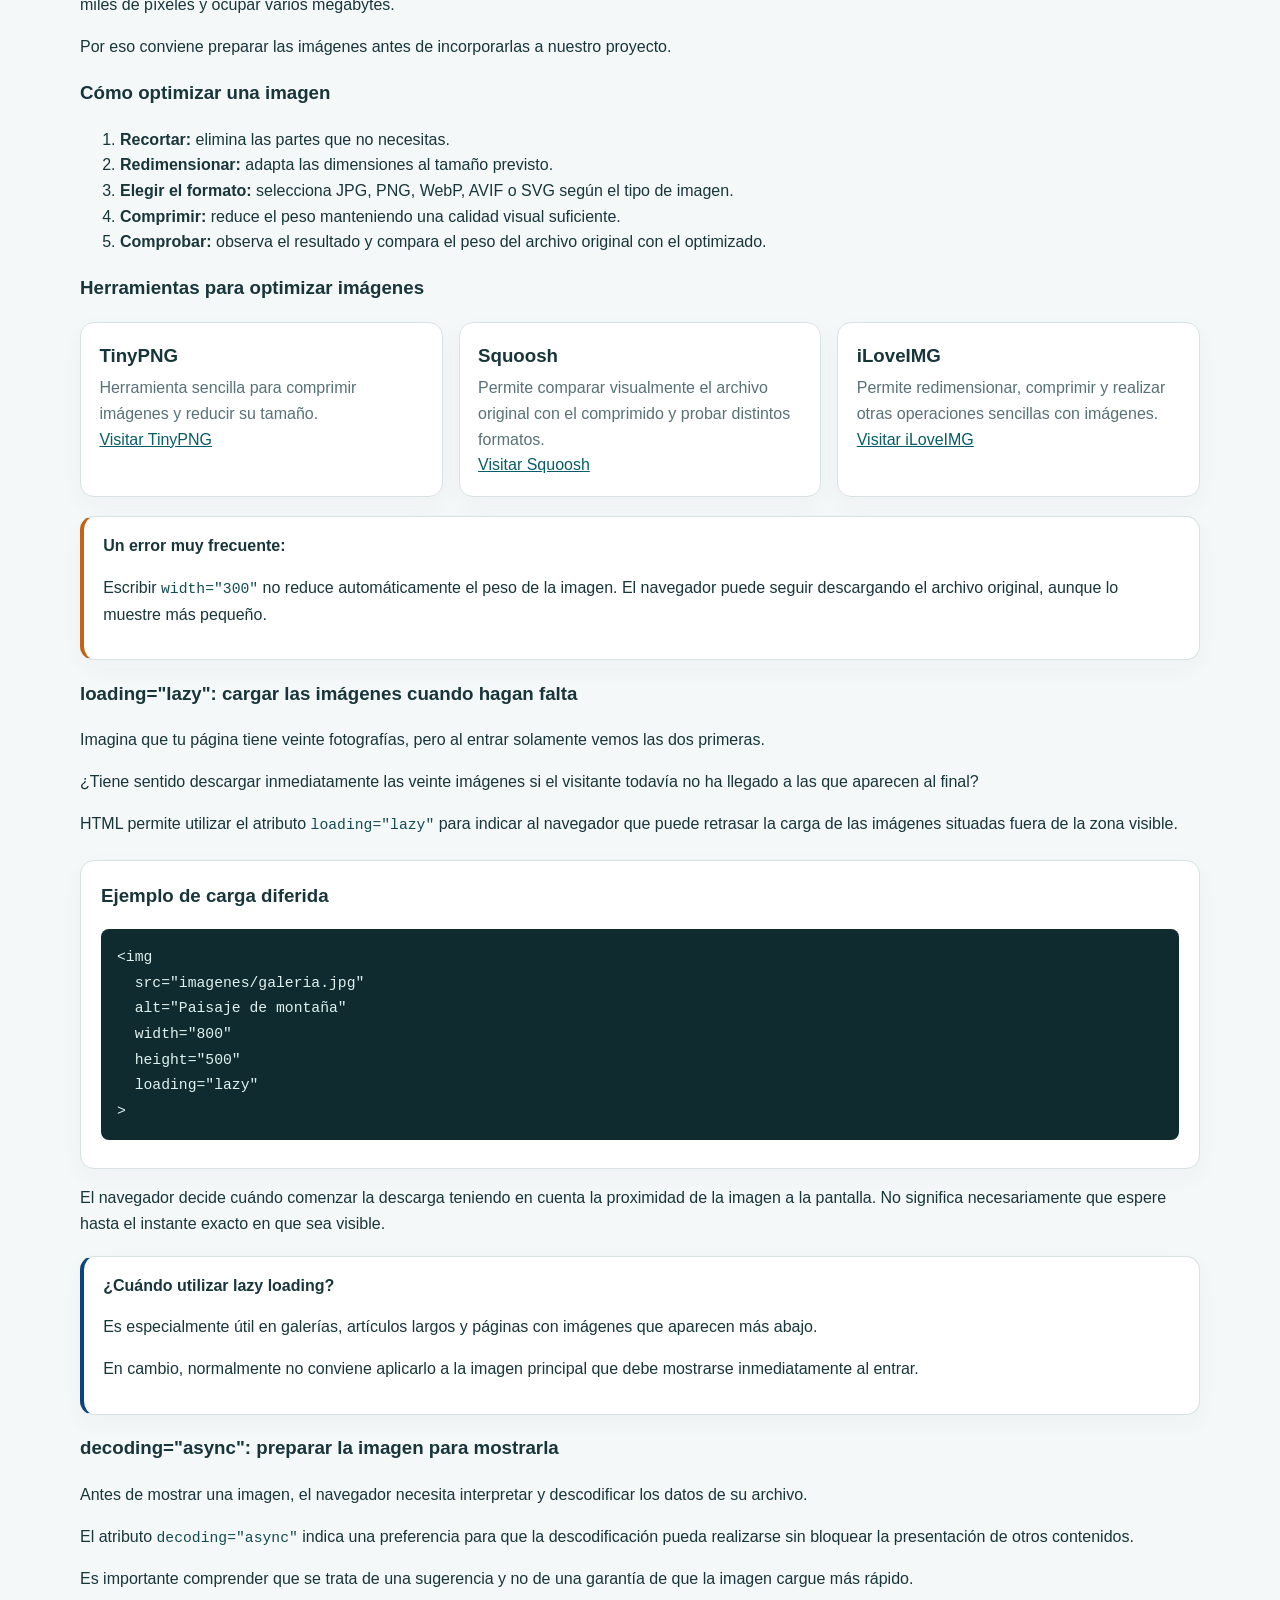
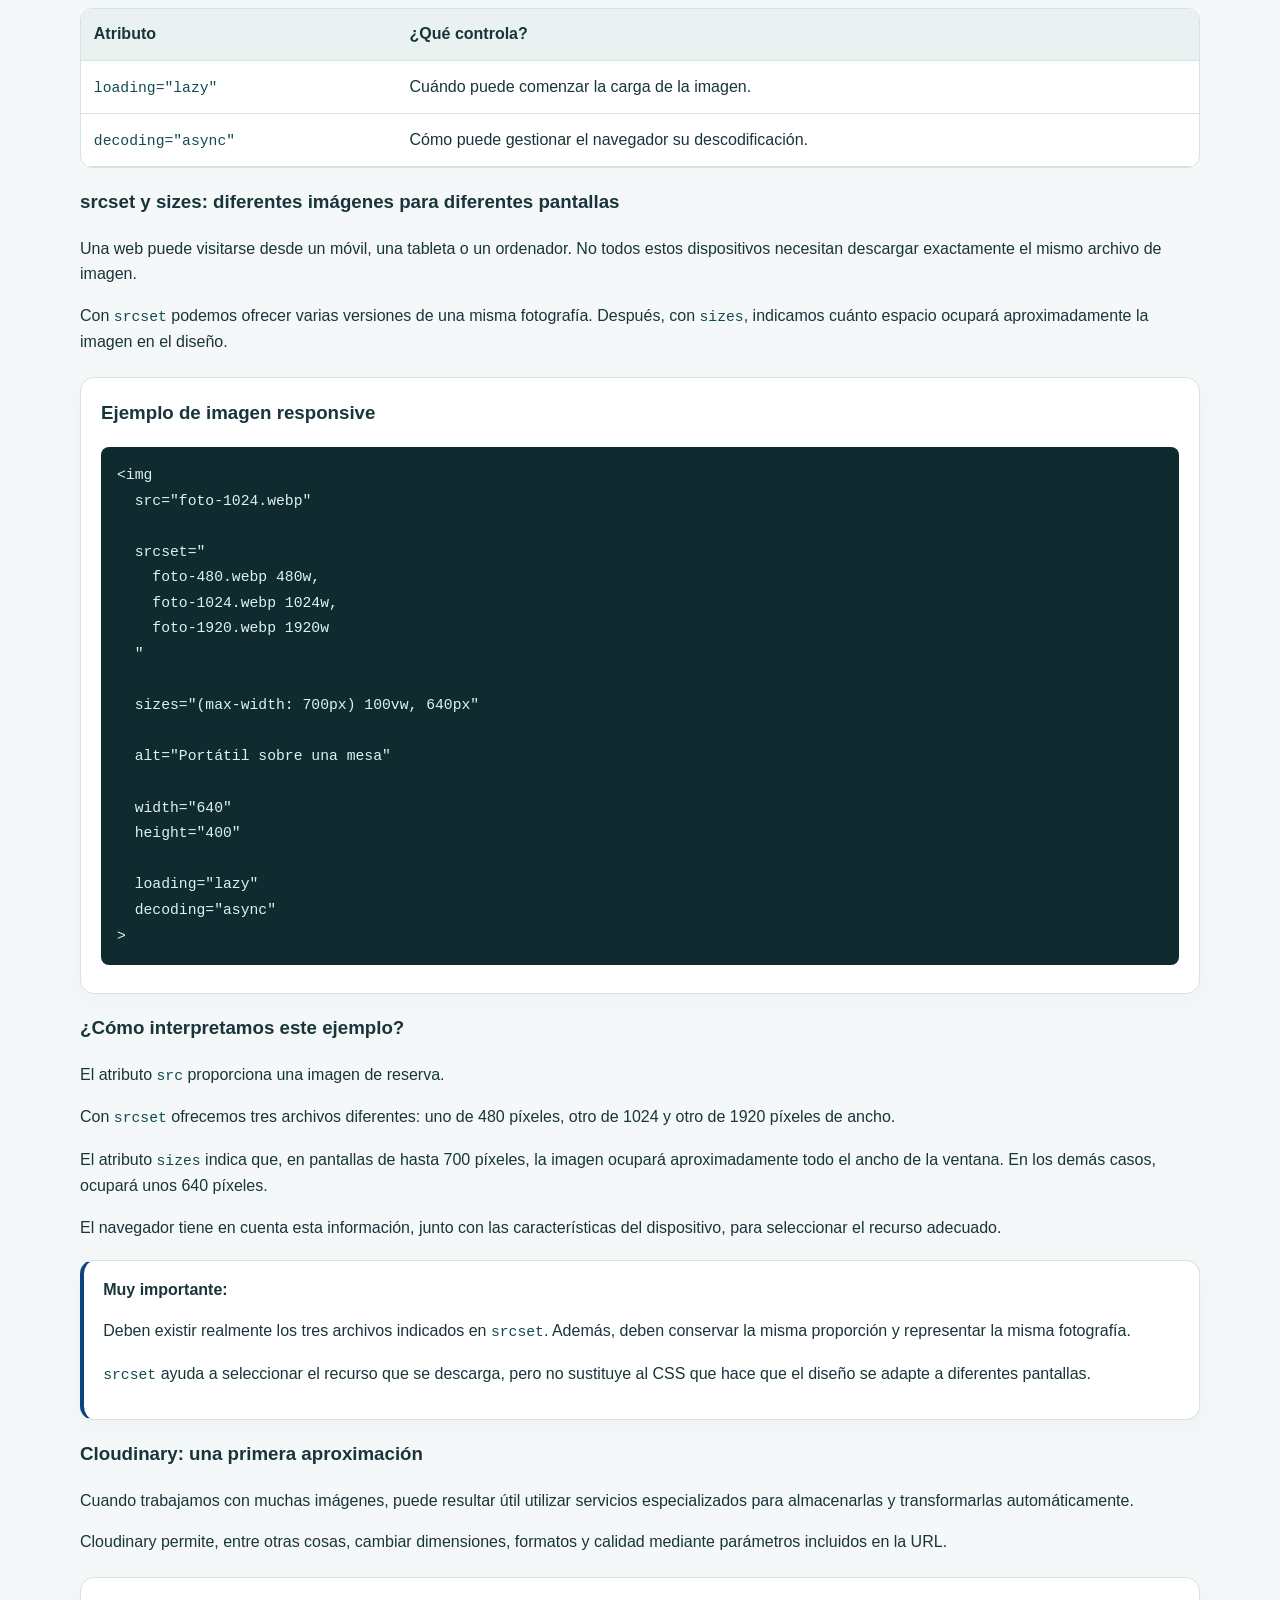
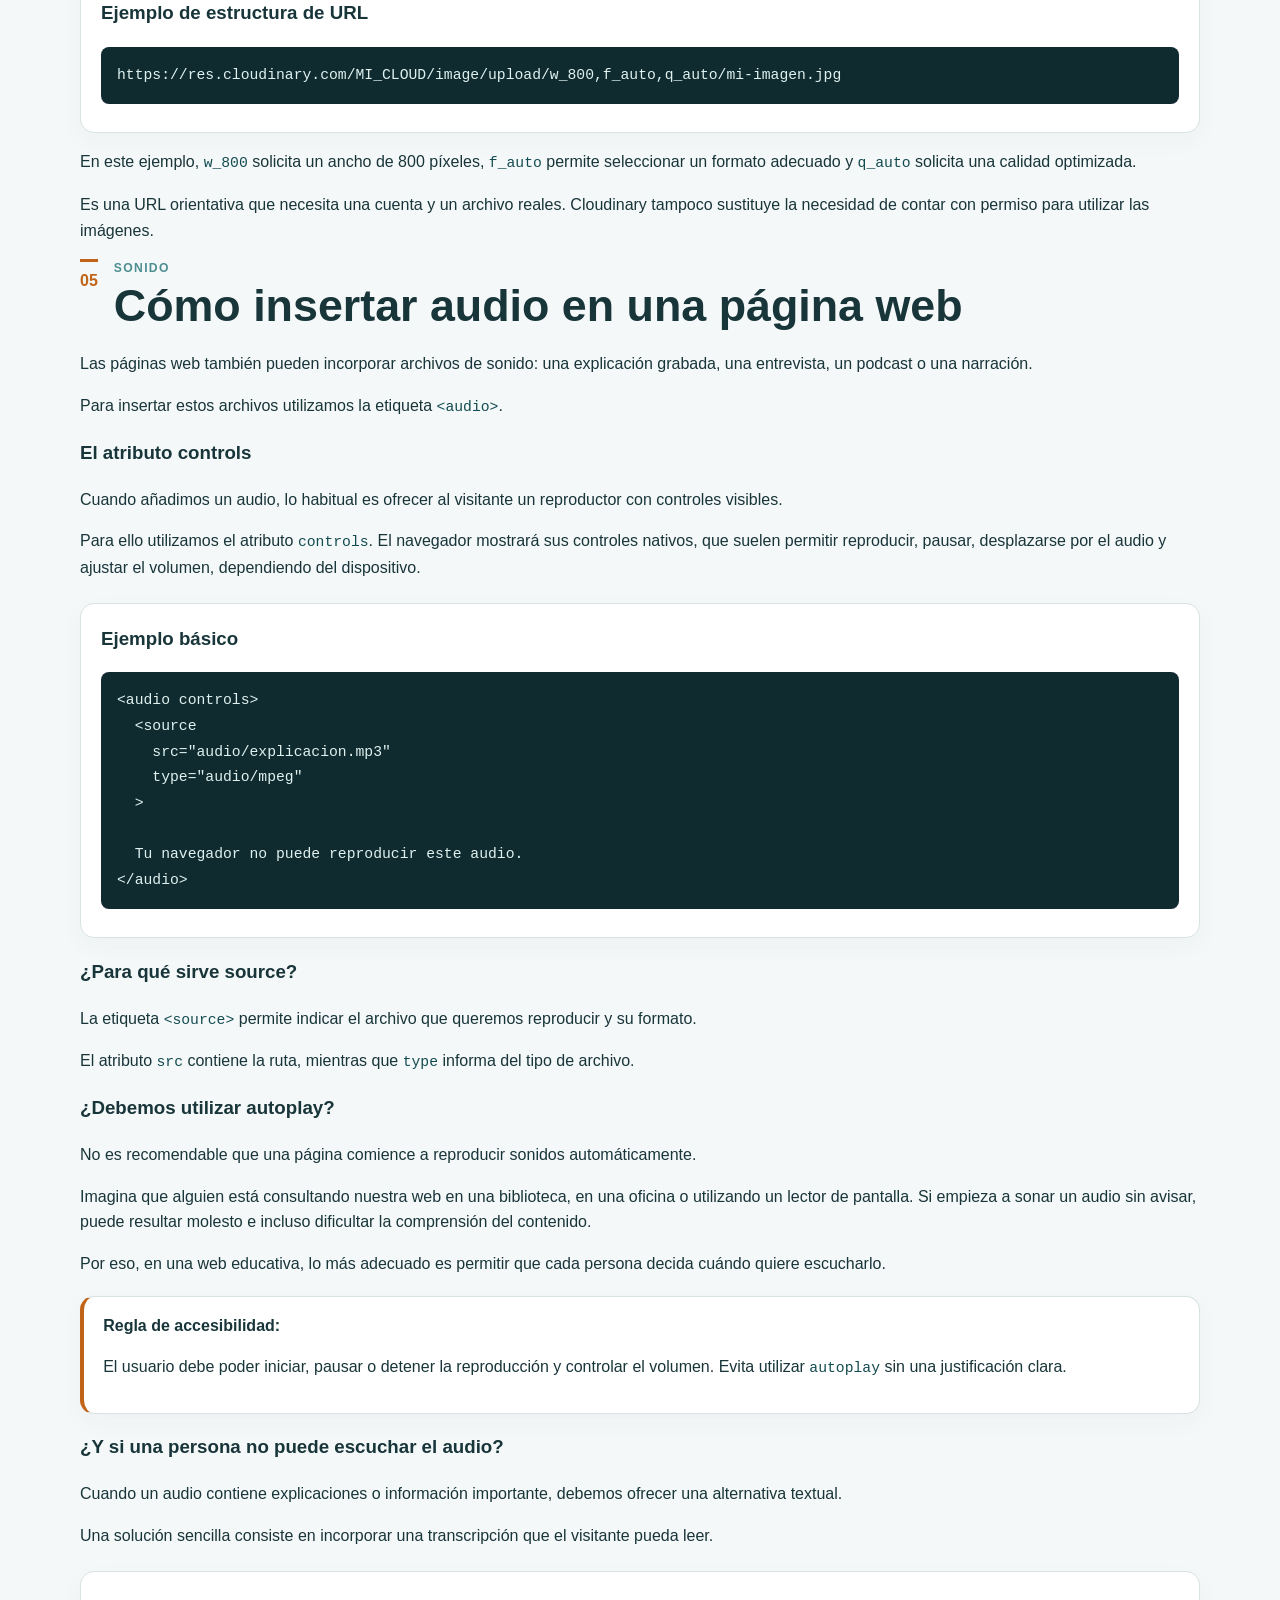
<file: leccion-completa.html>
<!doctype html>
<html lang="es">
<head>
  <meta charset="UTF-8">
  <meta name="viewport"
        content="width=device-width, initial-scale=1">

  <meta name="description"
        content="Lección interactiva sobre imágenes, audio,
        vídeo y elementos multimedia en HTML5.">

  <title>HTML5: imágenes y elementos multimedia</title>

  <link rel="stylesheet" href="css/styles.css">
  <link rel="icon" type="image/jpeg" href="assets/images/favicon.jpeg">
</head>

<body>

<a class="skip" href="#contenido">
  Saltar al contenido
</a>

<!-- CABECERA -->
<header>
  <div class="wrap">
    <p class="eyebrow">UF1302 · UD2 · MF0950_2</p>

    <h1>HTML5: imágenes y elementos multimedia</h1>

    <p class="lead">
      Aprende a incorporar imágenes, sonidos y vídeos
      a tus páginas web. Descubre qué etiquetas necesitas,
      cómo utilizarlas correctamente y cómo conseguir
      que el contenido sea accesible y se adapte
      a diferentes dispositivos.
    </p>
  </div>
</header>

<!-- NAVEGACIÓN -->
<nav aria-label="Apartados de la lección">
  <div class="wrap">
    <a href="#imagenes">Imágenes</a>
    <a href="#fuentes">Fuentes</a>
    <a href="#formatos">Formatos</a>
    <a href="#rendimiento">Optimización</a>
    <a href="#audio">Audio</a>
    <a href="#video">Vídeo</a>
    <a href="#youtube">YouTube</a>
    <a href="#otros">Otras etiquetas</a>
    <a href="#resumen">Práctica final</a>
  </div>
</nav>

<main id="contenido" class="wrap">

  <figure class="topic-infographic">
    <img
      src="assets/images/info.png"
      alt="Infografía resumen de HTML: etiquetas para imágenes, audio, vídeo, YouTube y mapas de imagen, con sus atributos y ejemplos."
    >
  </figure>

  <!-- INTRODUCCIÓN -->
  <section class="intro">

    <p class="eyebrow">Antes de comenzar</p>

    <h2>Vamos a dar vida a nuestras páginas web</h2>

    <p>
      Hasta ahora hemos aprendido a crear páginas web
      utilizando HTML para organizar títulos, párrafos,
      enlaces, listas y otros contenidos.
      Pero una página web no tiene por qué contener
      solamente texto.
    </p>

    <p>
      Podemos incorporar fotografías para mostrar
      nuestros productos, vídeos para explicar cómo
      funciona un servicio o archivos de audio
      para que los visitantes escuchen una explicación.
    </p>

    <p>
      HTML5 nos proporciona etiquetas específicas
      para incorporar cada uno de estos elementos.
      Lo importante es aprender a elegir la etiqueta
      adecuada, conocer sus atributos y comprender
      cómo funciona el contenido dentro del navegador.
    </p>

    <p>
      También debemos tener en cuenta a las personas
      que van a utilizar nuestra página.
      Por ejemplo, una imagen necesita una descripción
      alternativa cuando transmite información importante.
      Del mismo modo, un audio debe permitir que el usuario
      decida cuándo reproducirlo, pausarlo o ajustar
      su volumen.
    </p>

    <p>
      En esta lección encontrarás explicaciones sencillas,
      ejemplos reales de HTML y pequeñas actividades
      interactivas. La idea es que puedas experimentar,
      observar los resultados y después utilizar
      el código en tus propias páginas.
    </p>

    <aside>
      <strong>¿Qué vas a aprender?</strong>
      <p>
        Al finalizar podrás insertar imágenes,
        seleccionar formatos adecuados, optimizar
        archivos, añadir audio y vídeo con controles
        e incorporar vídeos de YouTube.
      </p>
      <p>
        Además, conocerás algunas buenas prácticas
        de accesibilidad y rendimiento que te ayudarán
        a crear páginas más profesionales.
      </p>
    </aside>

  </section>

  <!-- SECCIÓN 1: IMÁGENES -->
  <section id="imagenes">

    <div class="title">
      <b>01</b>
      <div>
        <p class="eyebrow">Primeros pasos</p>
        <h2>Cómo insertar imágenes en HTML</h2>
      </div>
    </div>

    <h3>¿Cómo sabe el navegador dónde está una imagen?</h3>

    <p>
      Cuando insertamos una imagen en una página web,
      el archivo no se escribe directamente dentro
      del documento HTML. Lo que hacemos es indicar
      al navegador dónde puede encontrarlo.
    </p>

    <p>
      Para ello utilizamos la etiqueta
      <code>&lt;img&gt;</code> y el atributo
      <code>src</code>, que contiene la ruta
      del archivo.
    </p>

    <p>
      En esta lección tenemos una fotografía de un paisaje
      llamada <code>paisaje.jpg</code>, guardada en
      <code>assets/images</code>. Como esta página
      <code>index.html</code> está en la carpeta principal,
      la ruta de la imagen empieza por
      <code>assets/images/</code>:
    </p>

    <article class="tool">
      <h3>Ejemplo: insertar el paisaje de nuestros recursos</h3>

      <pre><code>&lt;img src="assets/images/paisaje.jpg"
     alt="Montañas cubiertas de niebla junto a un lago y vegetación"&gt;</code></pre>
    </article>

    <p>
      El navegador buscará las carpetas
      <code>assets</code> y <code>images</code>, y dentro
      de esta última el archivo <code>paisaje.jpg</code>.
      Esa ruta relativa permite reutilizar un recurso
      que ya forma parte del proyecto; no necesitamos
      sustituirlo por una imagen de prueba de Internet.
    </p>

    <h3>La importancia de organizar nuestros archivos</h3>

    <p>
      Una buena práctica consiste en guardar cada tipo
      de recurso en su propia carpeta.
      Así resulta más sencillo encontrar los archivos
      y evitar errores.
    </p>

    <article class="tool">
      <h3>Ejemplo de estructura de carpetas</h3>

      <pre><code>mi-web/
│
├── index.html
│
├── assets/
│   └── images/
│       ├── favicon.jpeg
│       └── paisaje.jpg
│
├── audio/
│   └── explicacion.mp3
│
├── video/
│   └── tutorial.mp4
│
└── subtitulos/
    └── tutorial-es.vtt</code></pre>
    </article>

    <h3>¿Cómo escribimos las rutas?</h3>

    <div class="table">
      <table>
        <thead>
          <tr>
            <th>Situación</th>
            <th>Ruta</th>
          </tr>
        </thead>

        <tbody>
          <tr>
            <td>El archivo está junto al HTML</td>
            <td><code>foto.jpg</code></td>
          </tr>

          <tr>
            <td>Está dentro de una subcarpeta</td>
            <td><code>imagenes/foto.jpg</code></td>
          </tr>

          <tr>
            <td>Hay que subir un nivel</td>
            <td><code>../imagenes/foto.jpg</code></td>
          </tr>

          <tr>
            <td>Está alojado en otra web</td>
            <td><code>https://ejemplo.com/foto.jpg</code></td>
          </tr>
        </tbody>
      </table>
    </div>

    <aside>
      <strong>Recuerda:</strong>
      <p>
        Los nombres de los archivos y las carpetas deben
        coincidir con lo que escribimos en el código.
        Un error en el nombre, la extensión o la ruta
        puede impedir que la imagen aparezca.
      </p>
      <p>
        Para evitar problemas, utiliza preferentemente
        nombres sencillos, sin espacios ni tildes.
        Por ejemplo: <code>mi-primera-foto.jpg</code>.
      </p>
    </aside>

    <h3>Los atributos más importantes de una imagen</h3>

    <div class="table">
      <table>
        <thead>
          <tr>
            <th>Atributo</th>
            <th>¿Para qué sirve?</th>
          </tr>
        </thead>

        <tbody>
          <tr>
            <th><code>src</code></th>
            <td>
              Indica la dirección donde está guardada
              la imagen.
            </td>
          </tr>

          <tr>
            <th><code>alt</code></th>
            <td>
              Proporciona una descripción alternativa
              de la imagen.
            </td>
          </tr>

          <tr>
            <th><code>width</code></th>
            <td>
              Indica el ancho de referencia en píxeles.
            </td>
          </tr>

          <tr>
            <th><code>height</code></th>
            <td>
              Indica la altura de referencia en píxeles.
            </td>
          </tr>

          <tr>
            <th><code>loading</code></th>
            <td>
              Permite indicar cómo queremos que se
              gestione la carga de la imagen.
            </td>
          </tr>

          <tr>
            <th><code>decoding</code></th>
            <td>
              Proporciona una sugerencia sobre cómo
              descodificar la imagen.
            </td>
          </tr>
        </tbody>
      </table>
    </div>

    <h3>El atributo alt y la accesibilidad</h3>

    <p>
      El atributo <code>alt</code> es especialmente
      importante porque permite ofrecer una alternativa
      textual al contenido de una imagen.
    </p>

    <p>
      Pensemos en una persona que utiliza un lector
      de pantalla. Si la imagen transmite información,
      necesitamos que pueda comprenderla sin verla.
    </p>

    <p>
      No basta con escribir «imagen» o «fotografía».
      Debemos describir lo que resulta importante
      en ese contexto.
    </p>

    <div class="table">
      <table>
        <thead>
          <tr>
            <th>Texto alternativo</th>
            <th>Valoración</th>
          </tr>
        </thead>

        <tbody>
          <tr>
            <td><code>alt="imagen"</code></td>
            <td>
              Poco útil: no aporta información.
            </td>
          </tr>

          <tr>
            <td><code>alt="foto1.jpg"</code></td>
            <td>
              Incorrecto: es el nombre del archivo.
            </td>
          </tr>

          <tr>
            <td>
              <code>alt="Gato naranja dormido sobre un sofá"</code>
            </td>
            <td>
              Adecuado para una fotografía cuyo contenido
              sea relevante.
            </td>
          </tr>

          <tr>
            <td><code>alt=""</code></td>
            <td>
              Adecuado cuando la imagen es
              exclusivamente decorativa.
            </td>
          </tr>
        </tbody>
      </table>
    </div>

    <h3>Laboratorio: modifica una imagen</h3>

    <p>
      Vamos a experimentar con algunos atributos.
      Esta vez mostraremos el archivo real
      <code>assets/images/paisaje.jpg</code> de nuestros
      recursos, no un placeholder. Mueve el control
      de ancho, activa el borde o cambia el texto
      alternativo. Observa qué ocurre con la imagen
      y cómo se modifica el código HTML.
    </p>

    <div class="demo">

      <article>
        <h3>Resultado en el navegador</h3>

        <figure>
          <img
            id="demoImage"
            src="assets/images/paisaje.jpg"
            alt="Montañas cubiertas de niebla junto a un lago y vegetación"
            width="560"
            height="280"
          >

          <figcaption>
            Paisaje de montaña junto a un lago.
          </figcaption>
        </figure>

        <fieldset>
          <legend>Prueba los atributos</legend>

          <label for="imageWidth">
            Ancho:
            <output id="widthOut">560</output> px
          </label>

          <input
            id="imageWidth"
            type="range"
            min="220"
            max="760"
            value="560"
          >

          <label for="imageBorder">
            <input id="imageBorder" type="checkbox">
            Mostrar borde
          </label>

          <label for="imageAlt">
            Texto alternativo
          </label>

          <input
            id="imageAlt"
            type="text"
            value="Montañas cubiertas de niebla junto a un lago y vegetación"
          >
        </fieldset>
      </article>

      <article class="code">

        <div>
          <h3>Código HTML</h3>
          <button type="button" data-copy="imageCode">
            Copiar código
          </button>
        </div>

        <pre><code id="imageCode"></code></pre>

      </article>

    </div>

    <aside>
      <strong>¿Qué acabamos de comprobar?</strong>
      <p>
        Los atributos permiten proporcionar información
        al navegador sobre la imagen.
        Pero cambiar su tamaño visible no significa
        que el archivo descargado pese menos.
        La optimización del archivo la estudiaremos
        más adelante.
      </p>
    </aside>

    <h3>Imágenes con pie: figure y figcaption</h3>

    <p>
      Cuando queremos acompañar una imagen de un texto
      explicativo, podemos utilizar
      <code>&lt;figure&gt;</code> y
      <code>&lt;figcaption&gt;</code>.
    </p>

    <p>
      La primera etiqueta agrupa el contenido y
      la segunda incorpora un pie visible para
      los visitantes.
    </p>

    <article class="tool">
      <h3>Ejemplo</h3>

      <pre><code>&lt;figure&gt;
  &lt;img
    src="imagenes/portatil.jpg"
    alt="Portátil sobre una mesa"
    width="600"
    height="400"
  &gt;

  &lt;figcaption&gt;
    Ordenador utilizado en nuestra oficina.
  &lt;/figcaption&gt;
&lt;/figure&gt;</code></pre>
    </article>

    <p>
      Recuerda que el pie de foto no sustituye
      necesariamente al atributo <code>alt</code>.
      Ambos pueden aportar información diferente.
    </p>

  </section>

  <!-- SECCIÓN 2: FUENTES -->
  <section id="fuentes">

    <div class="title">
      <b>02</b>

      <div>
        <p class="eyebrow">Recursos</p>
        <h2>¿Dónde podemos conseguir imágenes?</h2>
      </div>
    </div>

    <p>
      Ya sabemos insertar una imagen, pero antes
      necesitamos conseguir el archivo que vamos
      a utilizar.
    </p>

    <p>
      Podemos utilizar fotografías propias, crear
      nuestros gráficos o recurrir a bancos
      de imágenes disponibles en Internet.
    </p>

    <p>
      Es importante distinguir entre los bancos
      de fotografías y los servicios que generan
      imágenes provisionales para practicar.
    </p>

    <h3>Bancos de imágenes</h3>

    <p>
      Los siguientes servicios ofrecen fotografías
      y otros recursos que pueden utilizarse bajo
      sus respectivas condiciones de licencia.
    </p>

    <div class="cards">

      <a href="https://www.pexels.com/"
         target="_blank"
         rel="noopener noreferrer">

        <h3>Pexels</h3>

        <p>
          Fotografías y vídeos para proyectos
          personales y profesionales.
          Revisa sus condiciones de uso.
        </p>
      </a>

      <a href="https://unsplash.com/"
         target="_blank"
         rel="noopener noreferrer">

        <h3>Unsplash</h3>

        <p>
          Fotografías de alta calidad,
          especialmente útiles para ilustrar
          páginas web.
        </p>
      </a>

      <a href="https://pixabay.com/"
         target="_blank"
         rel="noopener noreferrer">

        <h3>Pixabay</h3>

        <p>
          Fotografías, ilustraciones,
          gráficos, vídeos y otros recursos.
        </p>
      </a>

      <a href="https://loremflickr.com/"
         target="_blank"
         rel="noopener noreferrer">

        <h3>LoremFlickr</h3>

        <p>
          Servicio de fotografías aleatorias
          que podemos utilizar para realizar
          pruebas de diseño.
        </p>
      </a>

      <a href="https://placehold.co/"
         target="_blank"
         rel="noopener noreferrer">

        <h3>Placehold.co</h3>

        <p>
          Genera imágenes provisionales
          del tamaño que necesitemos.
        </p>
      </a>

      <article>
        <h3>Fotografías propias</h3>

        <p>
          También puedes utilizar tus fotografías.
          Comprueba los permisos necesarios cuando
          aparecen personas identificables.
        </p>
      </article>

    </div>

    <h3>¿Todas las imágenes gratuitas se pueden utilizar?</h3>

    <p>
      No necesariamente. Que una imagen esté
      disponible en Internet o podamos descargarla
      sin pagar no significa que tengamos permiso
      para utilizarla de cualquier manera.
    </p>

    <p>
      Las imágenes pueden estar protegidas
      por derechos de autor. Por eso debemos
      consultar sus condiciones de uso antes
      de incorporarlas a una web.
    </p>

    <aside class="warning">
      <strong>Antes de utilizar una imagen, comprueba:</strong>

      <ul>
        <li>Si está permitido publicarla en una web.</li>
        <li>Si puede utilizarse con fines comerciales.</li>
        <li>Si permite modificaciones.</li>
        <li>Si debemos mencionar al autor.</li>
        <li>
          Si contiene personas, marcas u otros
          elementos con derechos adicionales.
        </li>
      </ul>
    </aside>

    <h3>¿Qué es un placeholder?</h3>

    <p>
      Imagina que estás diseñando la página de una tienda
      y todavía no tienes las fotografías definitivas
      de sus productos.
    </p>

    <p>
      Para poder avanzar en el diseño puedes utilizar
      un <strong>placeholder</strong>, es decir,
      una imagen provisional que ocupa el espacio
      donde aparecerá la imagen final.
    </p>

    <p>
      Por ejemplo, esta dirección genera una imagen
      de 600 píxeles de ancho y 400 de alto:
    </p>

    <article class="tool">
      <pre><code>https://placehold.co/600x400</code></pre>
    </article>

    <p>
      Si queremos que aparezca un texto, podemos
      añadir el parámetro <code>text</code>:
    </p>

    <article class="tool">
      <pre><code>https://placehold.co/600x400?text=Mi+producto</code></pre>
    </article>

    <h3>Laboratorio: crea tu propio placeholder</h3>

    <p>
      Introduce las dimensiones y un texto.
      La aplicación generará la URL que puedes
      utilizar dentro del atributo <code>src</code>.
    </p>

    <article class="tool">

      <h3>Generador de imágenes provisionales</h3>

      <div class="fields">

        <label for="phWidth">
          Ancho
          <input
            id="phWidth"
            type="number"
            value="640"
            min="10"
            max="2000"
          >
        </label>

        <label for="phHeight">
          Alto
          <input
            id="phHeight"
            type="number"
            value="360"
            min="10"
            max="2000"
          >
        </label>

        <label for="phText">
          Texto de la imagen
          <input
            id="phText"
            type="text"
            value="Mi imagen"
          >
        </label>

      </div>

      <p id="phUrl"></p>

      <pre><code id="phCode"></code></pre>

      <button type="button" data-copy="phCode">
        Copiar código
      </button>

    </article>

    <aside>
      <strong>Una diferencia importante:</strong>
      <p>
        LoremFlickr proporciona fotografías aleatorias,
        mientras que Placehold.co genera imágenes
        provisionales con dimensiones y texto definidos.
      </p>
      <p>
        Ambos pueden ayudarnos durante el aprendizaje,
        pero para una web definitiva debemos seleccionar
        y optimizar las imágenes adecuadas.
      </p>
    </aside>

  </section>

  <!-- SECCIÓN 3: FORMATOS -->
  <section id="formatos">

    <div class="title">
      <b>03</b>

      <div>
        <p class="eyebrow">Elección de archivos</p>
        <h2>Formatos de imagen: ¿cuál debemos utilizar?</h2>
      </div>
    </div>

    <p>
      Seguramente has visto imágenes con extensiones
      como <code>.jpg</code>, <code>.png</code>
      o <code>.webp</code>.
    </p>

    <p>
      Estas extensiones indican el formato del archivo.
      Cada formato tiene unas características distintas,
      por lo que no todos resultan igual de adecuados
      para cualquier imagen.
    </p>

    <p>
      Por ejemplo, una fotografía suele tener muchos
      colores y detalles, mientras que un logotipo
      puede estar formado por líneas y formas sencillas.
      Es lógico que ambos necesiten soluciones diferentes.
    </p>

    <div class="table">
      <table>

        <thead>
          <tr>
            <th>Formato</th>
            <th>¿Para qué se utiliza?</th>
            <th>Ventajas</th>
            <th>Limitaciones</th>
          </tr>
        </thead>

        <tbody>

          <tr>
            <th>JPG / JPEG</th>
            <td>Fotografías</td>
            <td>Buena compresión y compatibilidad</td>
            <td>No admite transparencia</td>
          </tr>

          <tr>
            <th>PNG</th>
            <td>Capturas, gráficos y transparencias</td>
            <td>Compresión sin pérdida</td>
            <td>Puede ocupar más espacio</td>
          </tr>

          <tr>
            <th>WebP</th>
            <td>Fotografías y gráficos web</td>
            <td>Buena compresión y transparencia</td>
            <td>Revisar compatibilidad si se usan navegadores antiguos</td>
          </tr>

          <tr>
            <th>AVIF</th>
            <td>Fotografías optimizadas</td>
            <td>Compresión muy eficiente</td>
            <td>La codificación puede ser más exigente</td>
          </tr>

          <tr>
            <th>SVG</th>
            <td>Logotipos, iconos e ilustraciones</td>
            <td>Se amplía sin perder nitidez</td>
            <td>No es adecuado para fotografías convencionales</td>
          </tr>

          <tr>
            <th>GIF</th>
            <td>Animaciones sencillas</td>
            <td>Compatible con muchos navegadores</td>
            <td>Color limitado y poca eficiencia</td>
          </tr>

        </tbody>
      </table>
    </div>

    <h3>Imágenes vectoriales e imágenes de píxeles</h3>

    <p>
      Una fotografía JPG o PNG está formada por
      píxeles, es decir, pequeños puntos de color.
      Si ampliamos mucho una imagen pequeña,
      podemos comenzar a distinguirlos y perder nitidez.
    </p>

    <p>
      Un archivo SVG funciona de otra manera:
      describe formas, líneas y curvas mediante
      información vectorial.
      Por eso resulta adecuado para logotipos
      e iconos que deben verse bien a diferentes tamaños.
    </p>

    <h3>Comprueba lo aprendido</h3>

    <div class="mini">
      <h3>Necesitas una fotografía para una web. ¿Qué elegirías?</h3>

      <button type="button" data-answer="no">SVG</button>
      <button type="button" data-answer="yes">WebP o JPEG optimizado</button>
      <button type="button" data-answer="no">GIF</button>

      <p aria-live="polite"></p>
    </div>

    <div class="mini">
      <h3>Necesitas un logotipo que mantenga su nitidez al ampliarse.</h3>

      <button type="button" data-answer="yes">SVG</button>
      <button type="button" data-answer="no">JPEG</button>
      <button type="button" data-answer="no">GIF</button>

      <p aria-live="polite"></p>
    </div>

    <aside>
      <strong>Consejo práctico:</strong>
      <p>
        Para fotografías web, comienza probando WebP.
        Para iconos y logotipos, considera SVG.
        Si necesitas una captura con detalles muy nítidos,
        PNG también puede ser una buena opción.
      </p>
    </aside>

  </section>

  <!-- SECCIÓN 4: OPTIMIZACIÓN -->
  <section id="rendimiento">

    <div class="title">
      <b>04</b>

      <div>
        <p class="eyebrow">Rendimiento</p>
        <h2>Optimizar imágenes y mejorar la carga de la web</h2>
      </div>
    </div>

    <h3>¿Por qué debemos optimizar las imágenes?</h3>

    <p>
      Las imágenes pueden ocupar una parte importante
      del tamaño total de una página web.
      Si utilizamos muchas fotografías de gran tamaño,
      el navegador tendrá que descargar más información
      y la página puede tardar más en mostrarse.
    </p>

    <p>
      Pensemos en una fotografía tomada con un móvil.
      Aunque solo necesitemos mostrarla con un ancho
      de 500 píxeles, el archivo original puede
      tener varios miles de píxeles y ocupar
      varios megabytes.
    </p>

    <p>
      Por eso conviene preparar las imágenes
      antes de incorporarlas a nuestro proyecto.
    </p>

    <h3>Cómo optimizar una imagen</h3>

    <ol>
      <li>
        <strong>Recortar:</strong>
        elimina las partes que no necesitas.
      </li>

      <li>
        <strong>Redimensionar:</strong>
        adapta las dimensiones al tamaño previsto.
      </li>

      <li>
        <strong>Elegir el formato:</strong>
        selecciona JPG, PNG, WebP, AVIF o SVG
        según el tipo de imagen.
      </li>

      <li>
        <strong>Comprimir:</strong>
        reduce el peso manteniendo una calidad visual
        suficiente.
      </li>

      <li>
        <strong>Comprobar:</strong>
        observa el resultado y compara el peso
        del archivo original con el optimizado.
      </li>
    </ol>

    <h3>Herramientas para optimizar imágenes</h3>

    <div class="cards">

      <article>
        <h3>TinyPNG</h3>
        <p>
          Herramienta sencilla para comprimir
          imágenes y reducir su tamaño.
        </p>
        <a href="https://tinypng.com/"
           target="_blank" rel="noopener noreferrer">
          Visitar TinyPNG
        </a>
      </article>

      <article>
        <h3>Squoosh</h3>
        <p>
          Permite comparar visualmente el archivo
          original con el comprimido y probar
          distintos formatos.
        </p>
        <a href="https://squoosh.app/"
           target="_blank" rel="noopener noreferrer">
          Visitar Squoosh
        </a>
      </article>

      <article>
        <h3>iLoveIMG</h3>
        <p>
          Permite redimensionar, comprimir
          y realizar otras operaciones
          sencillas con imágenes.
        </p>
        <a href="https://www.iloveimg.com/"
           target="_blank" rel="noopener noreferrer">
          Visitar iLoveIMG
        </a>
      </article>

    </div>

    <aside class="warning">
      <strong>Un error muy frecuente:</strong>

      <p>
        Escribir <code>width="300"</code> no reduce
        automáticamente el peso de la imagen.
        El navegador puede seguir descargando
        el archivo original, aunque lo muestre
        más pequeño.
      </p>
    </aside>

    <h3>loading="lazy": cargar las imágenes cuando hagan falta</h3>

    <p>
      Imagina que tu página tiene veinte fotografías,
      pero al entrar solamente vemos las dos primeras.
    </p>

    <p>
      ¿Tiene sentido descargar inmediatamente
      las veinte imágenes si el visitante todavía
      no ha llegado a las que aparecen al final?
    </p>

    <p>
      HTML permite utilizar el atributo
      <code>loading="lazy"</code> para indicar
      al navegador que puede retrasar la carga
      de las imágenes situadas fuera de la zona visible.
    </p>

    <article class="tool">
      <h3>Ejemplo de carga diferida</h3>

      <pre><code>&lt;img
  src="imagenes/galeria.jpg"
  alt="Paisaje de montaña"
  width="800"
  height="500"
  loading="lazy"
&gt;</code></pre>
    </article>

    <p>
      El navegador decide cuándo comenzar
      la descarga teniendo en cuenta la proximidad
      de la imagen a la pantalla.
      No significa necesariamente que espere
      hasta el instante exacto en que sea visible.
    </p>

    <aside>
      <strong>¿Cuándo utilizar lazy loading?</strong>

      <p>
        Es especialmente útil en galerías,
        artículos largos y páginas con imágenes
        que aparecen más abajo.
      </p>

      <p>
        En cambio, normalmente no conviene
        aplicarlo a la imagen principal que
        debe mostrarse inmediatamente al entrar.
      </p>
    </aside>

    <h3>decoding="async": preparar la imagen para mostrarla</h3>

    <p>
      Antes de mostrar una imagen, el navegador
      necesita interpretar y descodificar los datos
      de su archivo.
    </p>

    <p>
      El atributo <code>decoding="async"</code>
      indica una preferencia para que la descodificación
      pueda realizarse sin bloquear la presentación
      de otros contenidos.
    </p>

    <p>
      Es importante comprender que se trata
      de una sugerencia y no de una garantía
      de que la imagen cargue más rápido.
    </p>

    <div class="table">
      <table>
        <thead>
          <tr>
            <th>Atributo</th>
            <th>¿Qué controla?</th>
          </tr>
        </thead>

        <tbody>
          <tr>
            <td><code>loading="lazy"</code></td>
            <td>
              Cuándo puede comenzar la carga
              de la imagen.
            </td>
          </tr>

          <tr>
            <td><code>decoding="async"</code></td>
            <td>
              Cómo puede gestionar el navegador
              su descodificación.
            </td>
          </tr>
        </tbody>
      </table>
    </div>

    <h3>srcset y sizes: diferentes imágenes para diferentes pantallas</h3>

    <p>
      Una web puede visitarse desde un móvil,
      una tableta o un ordenador.
      No todos estos dispositivos necesitan
      descargar exactamente el mismo archivo
      de imagen.
    </p>

    <p>
      Con <code>srcset</code> podemos ofrecer
      varias versiones de una misma fotografía.
      Después, con <code>sizes</code>, indicamos
      cuánto espacio ocupará aproximadamente
      la imagen en el diseño.
    </p>

    <article class="tool">
      <h3>Ejemplo de imagen responsive</h3>

      <pre><code>&lt;img
  src="foto-1024.webp"

  srcset="
    foto-480.webp 480w,
    foto-1024.webp 1024w,
    foto-1920.webp 1920w
  "

  sizes="(max-width: 700px) 100vw, 640px"

  alt="Portátil sobre una mesa"

  width="640"
  height="400"

  loading="lazy"
  decoding="async"
&gt;</code></pre>
    </article>

    <h3>¿Cómo interpretamos este ejemplo?</h3>

    <p>
      El atributo <code>src</code> proporciona
      una imagen de reserva.
    </p>

    <p>
      Con <code>srcset</code> ofrecemos tres
      archivos diferentes: uno de 480 píxeles,
      otro de 1024 y otro de 1920 píxeles
      de ancho.
    </p>

    <p>
      El atributo <code>sizes</code> indica que,
      en pantallas de hasta 700 píxeles,
      la imagen ocupará aproximadamente
      todo el ancho de la ventana.
      En los demás casos, ocupará unos 640 píxeles.
    </p>

    <p>
      El navegador tiene en cuenta esta información,
      junto con las características del dispositivo,
      para seleccionar el recurso adecuado.
    </p>

    <aside>
      <strong>Muy importante:</strong>

      <p>
        Deben existir realmente los tres archivos
        indicados en <code>srcset</code>.
        Además, deben conservar la misma proporción
        y representar la misma fotografía.
      </p>

      <p>
        <code>srcset</code> ayuda a seleccionar
        el recurso que se descarga, pero no sustituye
        al CSS que hace que el diseño se adapte
        a diferentes pantallas.
      </p>
    </aside>

    <h3>Cloudinary: una primera aproximación</h3>

    <p>
      Cuando trabajamos con muchas imágenes,
      puede resultar útil utilizar servicios
      especializados para almacenarlas
      y transformarlas automáticamente.
    </p>

    <p>
      Cloudinary permite, entre otras cosas,
      cambiar dimensiones, formatos y calidad
      mediante parámetros incluidos en la URL.
    </p>

    <article class="tool">
      <h3>Ejemplo de estructura de URL</h3>

      <pre><code>https://res.cloudinary.com/MI_CLOUD/image/upload/w_800,f_auto,q_auto/mi-imagen.jpg</code></pre>
    </article>

    <p>
      En este ejemplo, <code>w_800</code>
      solicita un ancho de 800 píxeles,
      <code>f_auto</code> permite seleccionar
      un formato adecuado y <code>q_auto</code>
      solicita una calidad optimizada.
    </p>

    <p>
      Es una URL orientativa que necesita
      una cuenta y un archivo reales.
      Cloudinary tampoco sustituye la necesidad
      de contar con permiso para utilizar las imágenes.
    </p>

  </section>

  <!-- SECCIÓN 5: AUDIO -->
  <section id="audio">

    <div class="title">
      <b>05</b>

      <div>
        <p class="eyebrow">Sonido</p>
        <h2>Cómo insertar audio en una página web</h2>
      </div>
    </div>

    <p>
      Las páginas web también pueden incorporar
      archivos de sonido: una explicación grabada,
      una entrevista, un podcast o una narración.
    </p>

    <p>
      Para insertar estos archivos utilizamos
      la etiqueta <code>&lt;audio&gt;</code>.
    </p>

    <h3>El atributo controls</h3>

    <p>
      Cuando añadimos un audio, lo habitual
      es ofrecer al visitante un reproductor
      con controles visibles.
    </p>

    <p>
      Para ello utilizamos el atributo
      <code>controls</code>.
      El navegador mostrará sus controles nativos,
      que suelen permitir reproducir, pausar,
      desplazarse por el audio y ajustar
      el volumen, dependiendo del dispositivo.
    </p>

    <article class="tool">
      <h3>Ejemplo básico</h3>

      <pre><code>&lt;audio controls&gt;
  &lt;source
    src="audio/explicacion.mp3"
    type="audio/mpeg"
  &gt;

  Tu navegador no puede reproducir este audio.
&lt;/audio&gt;</code></pre>
    </article>

    <h3>¿Para qué sirve source?</h3>

    <p>
      La etiqueta <code>&lt;source&gt;</code>
      permite indicar el archivo que queremos
      reproducir y su formato.
    </p>

    <p>
      El atributo <code>src</code> contiene la ruta,
      mientras que <code>type</code> informa
      del tipo de archivo.
    </p>

    <h3>¿Debemos utilizar autoplay?</h3>

    <p>
      No es recomendable que una página comience
      a reproducir sonidos automáticamente.
    </p>

    <p>
      Imagina que alguien está consultando
      nuestra web en una biblioteca, en una oficina
      o utilizando un lector de pantalla.
      Si empieza a sonar un audio sin avisar,
      puede resultar molesto e incluso dificultar
      la comprensión del contenido.
    </p>

    <p>
      Por eso, en una web educativa,
      lo más adecuado es permitir que cada
      persona decida cuándo quiere escucharlo.
    </p>

    <aside class="warning">
      <strong>Regla de accesibilidad:</strong>

      <p>
        El usuario debe poder iniciar,
        pausar o detener la reproducción
        y controlar el volumen.
        Evita utilizar <code>autoplay</code>
        sin una justificación clara.
      </p>
    </aside>

    <h3>¿Y si una persona no puede escuchar el audio?</h3>

    <p>
      Cuando un audio contiene explicaciones
      o información importante, debemos ofrecer
      una alternativa textual.
    </p>

    <p>
      Una solución sencilla consiste en incorporar
      una transcripción que el visitante pueda leer.
    </p>

    <article class="tool">
      <h3>Ejemplo de audio con transcripción</h3>

      <pre><code>&lt;audio controls src="audio/explicacion.mp3"&gt;
&lt;/audio&gt;

&lt;details&gt;
  &lt;summary&gt;
    Leer la transcripción
  &lt;/summary&gt;

  &lt;p&gt;
    Bienvenidos a nuestra lección
    sobre imágenes en HTML.
  &lt;/p&gt;
&lt;/details&gt;</code></pre>
    </article>

    <h3>Laboratorio: prueba un archivo de audio</h3>

    <p>
      Selecciona un archivo de audio guardado
      en tu ordenador. Se cargará en el reproductor
      para que puedas comprobar cómo funciona
      la etiqueta HTML.
    </p>

    <div class="demo">

      <article>
        <h3>Reproductor</h3>

        <label for="audioFile">
          Selecciona un archivo de audio
        </label>

        <input
          id="audioFile"
          type="file"
          accept="audio/*"
        >

        <audio
          id="audioPlayer"
          controls
          preload="metadata"
        ></audio>
      </article>

      <article class="code">

        <div>
          <h3>Código HTML</h3>
          <button type="button" data-copy="audioCode">
            Copiar código
          </button>
        </div>

        <pre><code id="audioCode">&lt;audio controls preload="metadata"&gt;
  &lt;source
    src="audio/explicacion.mp3"
    type="audio/mpeg"
  &gt;
  Tu navegador no puede reproducir este audio.
&lt;/audio&gt;</code></pre>

      </article>

    </div>

    <aside>
      <strong>Comprueba:</strong>
      <p>
        ¿Puedes reproducir y pausar el sonido?
        ¿Puedes controlar su volumen?
        ¿Qué ocurriría si alguien no pudiera escucharlo?
      </p>
      <p>
        Recuerda que el archivo seleccionado
        en este laboratorio es una prueba local.
        Para utilizarlo en tu proyecto tendrás
        que guardarlo en la carpeta correspondiente
        e indicar su ruta en HTML.
      </p>
    </aside>

  </section>

  <!-- SECCIÓN 6: VÍDEO -->
  <section id="video">

    <div class="title">
      <b>06</b>

      <div>
        <p class="eyebrow">Contenido audiovisual</p>
        <h2>Cómo insertar vídeos en HTML5</h2>
      </div>
    </div>

    <p>
      Si queremos mostrar un vídeo que tenemos
      guardado en nuestro proyecto o servidor,
      podemos utilizar la etiqueta
      <code>&lt;video&gt;</code>.
    </p>

    <p>
      Su funcionamiento se parece al del audio,
      pero incorpora otras posibilidades,
      como mostrar una imagen de portada,
      activar la pantalla completa
      o incluir subtítulos.
    </p>

    <h3>Los atributos más importantes</h3>

    <div class="table">
      <table>
        <thead>
          <tr>
            <th>Atributo</th>
            <th>Función</th>
          </tr>
        </thead>

        <tbody>
          <tr>
            <th><code>controls</code></th>
            <td>
              Muestra controles para reproducir,
              pausar y regular la reproducción.
            </td>
          </tr>

          <tr>
            <th><code>poster</code></th>
            <td>
              Indica una imagen de portada.
            </td>
          </tr>

          <tr>
            <th><code>preload</code></th>
            <td>
              Proporciona una sugerencia sobre
              la precarga de los datos.
            </td>
          </tr>

          <tr>
            <th><code>playsinline</code></th>
            <td>
              Permite solicitar reproducción
              integrada en la página.
            </td>
          </tr>

          <tr>
            <th><code>width</code></th>
            <td>
              Ancho de referencia del reproductor.
            </td>
          </tr>

          <tr>
            <th><code>height</code></th>
            <td>
              Altura de referencia del reproductor.
            </td>
          </tr>
        </tbody>
      </table>
    </div>

    <h3>Un ejemplo completo de vídeo</h3>

    <article class="tool">

      <pre><code>&lt;video
  controls
  preload="metadata"
  poster="imagenes/portada.jpg"
  width="800"
  height="450"
&gt;

  &lt;source
    src="video/tutorial.mp4"
    type="video/mp4"
  &gt;

  &lt;track
    kind="captions"
    src="subtitulos/tutorial-es.vtt"
    srclang="es"
    label="Español"
    default
  &gt;

  Tu navegador no puede reproducir el vídeo.
&lt;/video&gt;</code></pre>

    </article>

    <h3>¿Por qué son importantes los subtítulos?</h3>

    <p>
      Los subtítulos permiten acceder
      al contenido hablado y a la información
      sonora relevante de un vídeo sin necesidad
      de escucharlo.
    </p>

    <p>
      Esto resulta especialmente importante
      para personas sordas o con dificultades
      auditivas, pero también puede ayudar
      a quienes estudian en lugares donde
      no pueden activar el sonido.
    </p>

    <p>
      En HTML podemos enlazar los subtítulos
      mediante la etiqueta
      <code>&lt;track&gt;</code>.
    </p>

    <h3>El archivo WebVTT</h3>

    <p>
      Los subtítulos pueden guardarse
      en un archivo con extensión <code>.vtt</code>.
      Este archivo contiene los textos
      y los momentos en los que deben mostrarse.
    </p>

    <article class="tool">

      <h3>Ejemplo: tutorial-es.vtt</h3>

      <pre><code>WEBVTT

00:00:01.000 --> 00:00:04.000
Bienvenidos a nuestra lección de HTML.

00:00:04.500 --> 00:00:08.000
Hoy aprenderemos a insertar vídeos.</code></pre>

    </article>

    <p>
      En este ejemplo, el primer subtítulo
      aparece aproximadamente desde el segundo uno
      hasta el segundo cuatro.
    </p>

    <p>
      El archivo debe existir y la ruta indicada
      en <code>&lt;track&gt;</code> debe
      coincidir con su ubicación.
    </p>

    <h3>Laboratorio: prueba un vídeo propio</h3>

    <p>
      Selecciona un vídeo de tu ordenador.
      Podrás visualizarlo utilizando
      el reproductor HTML5 del navegador.
    </p>

    <div class="demo">

      <article>

        <h3>Reproductor de vídeo</h3>

        <label for="videoFile">
          Selecciona un vídeo local
        </label>

        <input
          id="videoFile"
          type="file"
          accept="video/*"
        >

        <video
          id="videoPlayer"
          controls
          preload="metadata"
          playsinline
        ></video>

      </article>

      <article class="code">

        <div>
          <h3>Código HTML</h3>
          <button type="button" data-copy="videoCode">
            Copiar código
          </button>
        </div>

        <pre><code id="videoCode">&lt;video
  controls
  preload="metadata"
  poster="portada.jpg"
&gt;
  &lt;source
    src="video/demo.mp4"
    type="video/mp4"
  &gt;

  &lt;track
    kind="captions"
    src="subtitulos-es.vtt"
    srclang="es"
    label="Español"
  &gt;
&lt;/video&gt;</code></pre>

      </article>

    </div>

    <aside>
      <strong>Una buena práctica:</strong>

      <p>
        Evita iniciar automáticamente vídeos
        con sonido. Muestra controles visibles
        y proporciona subtítulos cuando
        el contenido los necesite.
      </p>

      <p>
        También debemos procurar que el reproductor
        se adapte al ancho de la pantalla,
        especialmente en dispositivos móviles.
      </p>
    </aside>

  </section>

  <!-- SECCIÓN 7: YOUTUBE -->
  <section id="youtube">

    <div class="title">
      <b>07</b>

      <div>
        <p class="eyebrow">Contenido externo</p>
        <h2>Cómo insertar un vídeo de YouTube</h2>
      </div>
    </div>

    <p>
      Hasta ahora hemos aprendido a insertar
      vídeos que guardamos en nuestro proyecto.
      Pero ¿qué ocurre si el vídeo está alojado
      en YouTube?
    </p>

    <p>
      En ese caso no necesitamos descargarlo.
      Podemos mostrar el reproductor de YouTube
      dentro de nuestra página mediante
      la etiqueta <code>&lt;iframe&gt;</code>.
    </p>

    <h3>¿Qué es un iframe?</h3>

    <p>
      Un <code>iframe</code> permite incrustar
      otro documento HTML dentro de una página.
      Por ejemplo, podemos mostrar un reproductor
      de YouTube sin tener que crear
      nuestro propio reproductor.
    </p>

    <h3>Cómo obtener el código de YouTube</h3>

    <ol>
      <li>Abre el vídeo que quieres utilizar.</li>
      <li>Selecciona la opción <strong>Compartir</strong>.</li>
      <li>Elige <strong>Insertar</strong>.</li>
      <li>Copia el código HTML proporcionado.</li>
      <li>Pégalo en el lugar correspondiente de tu página.</li>
    </ol>

    <p>
      Ten en cuenta que algunos vídeos
      no permiten la reproducción incrustada,
      según la configuración de sus propietarios.
    </p>

    <h3>Ejemplo de iframe</h3>

    <article class="tool">

      <pre><code>&lt;iframe
  src="https://www.youtube.com/embed/VIDEO_ID"
  title="Tutorial de HTML"
  width="560"
  height="315"
  loading="lazy"
  allowfullscreen
&gt;
&lt;/iframe&gt;</code></pre>

    </article>

    <p>
      Debemos sustituir <code>VIDEO_ID</code>
      por el identificador del vídeo que queremos
      mostrar. Si utilizas la opción Insertar
      de YouTube, la plataforma te proporciona
      la dirección adecuada.
    </p>

    <h3>¿Cómo conseguir que el iframe sea responsive?</h3>

    <p>
      Un reproductor con dimensiones fijas
      puede ocupar más espacio del disponible
      en una pantalla pequeña.
    </p>

    <p>
      Podemos resolverlo utilizando CSS
      y manteniendo una proporción de 16:9.
    </p>

    <article class="tool">

      <h3>Ejemplo de iframe adaptable</h3>

      <pre><code>&lt;div class="video-responsive"&gt;

  &lt;iframe
    src="https://www.youtube.com/embed/VIDEO_ID"
    title="Tutorial de HTML"
    loading="lazy"
    allowfullscreen
  &gt;&lt;/iframe&gt;

&lt;/div&gt;</code></pre>

      <pre><code>.video-responsive {
  width: 100%;
  max-width: 800px;
  aspect-ratio: 16 / 9;
}

.video-responsive iframe {
  width: 100%;
  height: 100%;
  border: 0;
}</code></pre>

    </article>

    <h3>Laboratorio: genera tu iframe</h3>

    <p>
      Copia la dirección de un vídeo de YouTube
      y pégala en el siguiente campo.
      La aplicación intentará obtener
      su identificador y generará
      el código necesario para insertarlo.
    </p>

    <article class="tool">

      <h3>Generador de iframe de YouTube</h3>

      <label for="ytUrl">
        Introduce la URL del vídeo
      </label>

      <input
        id="ytUrl"
        type="url"
        placeholder="https://www.youtube.com/watch?v=..."
      >

      <button id="ytGenerate" type="button">
        Generar iframe
      </button>

      <p id="ytFeedback" aria-live="polite"></p>

      <div id="ytPreview" class="embed"></div>

      <pre><code id="ytCode">Introduce una URL válida de YouTube para generar el código.</code></pre>

      <button type="button" data-copy="ytCode">
        Copiar código
      </button>

    </article>

    <h3>¿iframe y frameset son lo mismo?</h3>

    <p>
      No. Aunque sus nombres se parecen,
      son elementos diferentes.
    </p>

    <p>
      En temas anteriores vimos que
      <code>&lt;frameset&gt;</code> y
      <code>&lt;frame&gt;</code> se utilizaban
      antiguamente para dividir toda la ventana
      del navegador en diferentes marcos.
      Estas etiquetas están obsoletas.
    </p>

    <p>
      En cambio, <code>&lt;iframe&gt;</code>
      sigue siendo una etiqueta válida de HTML5
      y puede utilizarse para incrustar
      contenido externo.
    </p>

    <div class="table">
      <table>
        <thead>
          <tr>
            <th>Etiqueta</th>
            <th>Situación actual</th>
          </tr>
        </thead>

        <tbody>
          <tr>
            <td><code>&lt;frameset&gt;</code></td>
            <td>Obsoleta</td>
          </tr>
          <tr>
            <td><code>&lt;frame&gt;</code></td>
            <td>Obsoleta</td>
          </tr>
          <tr>
            <td><code>&lt;iframe&gt;</code></td>
            <td>Válida en HTML5</td>
          </tr>
        </tbody>
      </table>
    </div>

    <aside>
      <strong>Ten en cuenta la privacidad:</strong>

      <p>
        Al insertar contenido de YouTube,
        nuestra página puede establecer conexiones
        con servicios externos.
        En proyectos reales debemos tener
        en cuenta las obligaciones de privacidad
        y consentimiento que correspondan.
      </p>
    </aside>

  </section>

  <!-- SECCIÓN 8: OTRAS ETIQUETAS -->
  <section id="otros">

    <div class="title">
      <b>08</b>

      <div>
        <p class="eyebrow">Ampliación</p>
        <h2>Otras etiquetas para insertar recursos</h2>
      </div>
    </div>

    <p>
      HTML también dispone de las etiquetas
      <code>&lt;object&gt;</code> y
      <code>&lt;embed&gt;</code>.
    </p>

    <p>
      Estas etiquetas permiten incorporar
      determinados recursos externos.
      Aunque siguen siendo válidas,
      actualmente utilizamos normalmente
      <code>&lt;audio&gt;</code> para sonidos
      y <code>&lt;video&gt;</code> para vídeos.
    </p>

    <div class="cards">

      <article>
        <h3>&lt;object&gt;</h3>

        <p>
          Permite incorporar recursos externos
          y ofrecer contenido alternativo
          cuando no pueden mostrarse.
        </p>
      </article>

      <article>
        <h3>&lt;embed&gt;</h3>

        <p>
          Permite incrustar determinados
          contenidos externos mediante
          una etiqueta específica.
        </p>
      </article>

      <article>
        <h3>Documentos PDF</h3>

        <p>
          Un ejemplo de uso de
          <code>&lt;object&gt;</code>
          es mostrar un documento PDF
          dentro de la página.
        </p>
      </article>

    </div>

    <article class="tool">

      <h3>Ejemplo: insertar un PDF</h3>

      <pre><code>&lt;object
  data="documento.pdf"
  type="application/pdf"
  width="100%"
  height="500"
&gt;

  &lt;a href="documento.pdf"&gt;
    Abrir o descargar el PDF
  &lt;/a&gt;

&lt;/object&gt;</code></pre>

    </article>

    <aside>
      <strong>No confundas:</strong>

      <p>
        Una etiqueta poco utilizada no es
        necesariamente una etiqueta obsoleta.
        Debemos aprender a elegir la herramienta
        más apropiada para cada contenido.
      </p>
    </aside>

  </section>

  <!-- SECCIÓN 9: REPASO -->
  <section id="resumen">

    <div class="title">
      <b>09</b>

      <div>
        <p class="eyebrow">Consulta y práctica</p>
        <h2>Repasamos lo aprendido</h2>
      </div>
    </div>

    <p>
      Ya conocemos las principales etiquetas HTML5
      para incorporar imágenes y contenido multimedia.
    </p>

    <p>
      La siguiente tabla puede servirte como
      referencia rápida cuando estés realizando
      tus actividades.
    </p>

    <div class="table">
      <table>
        <thead>
          <tr>
            <th>Quiero insertar...</th>
            <th>Etiqueta</th>
          </tr>
        </thead>

        <tbody>
          <tr>
            <td>Una imagen</td>
            <td><code>&lt;img&gt;</code></td>
          </tr>

          <tr>
            <td>Un sonido</td>
            <td><code>&lt;audio&gt;</code></td>
          </tr>

          <tr>
            <td>Un vídeo propio</td>
            <td><code>&lt;video&gt;</code></td>
          </tr>

          <tr>
            <td>Un vídeo de YouTube</td>
            <td><code>&lt;iframe&gt;</code></td>
          </tr>

          <tr>
            <td>Una imagen con pie</td>
            <td>
              <code>&lt;figure&gt;</code>
              y
              <code>&lt;figcaption&gt;</code>
            </td>
          </tr>

          <tr>
            <td>Subtítulos de un vídeo</td>
            <td><code>&lt;track&gt;</code></td>
          </tr>
        </tbody>
      </table>
    </div>

    <h3>Actividad final: crea tu página multimedia</h3>

    <p>
      Te propongo reunir lo aprendido en una
      pequeña página HTML.
      Puedes utilizar imágenes provisionales
      y archivos de audio o vídeo propios.
    </p>

    <p>Tu página debe contener:</p>

    <ol>
      <li>
        Una imagen con los atributos
        <code>src</code>, <code>alt</code>,
        <code>width</code> y <code>height</code>.
      </li>

      <li>
        Una segunda imagen con
        <code>loading="lazy"</code>.
      </li>

      <li>
        Un reproductor de audio con controles
        y una transcripción.
      </li>

      <li>
        Un vídeo con controles, portada
        y subtítulos.
      </li>

      <li>
        Un vídeo de YouTube insertado
        mediante <code>&lt;iframe&gt;</code>.
      </li>
    </ol>

    <h3>Antes de entregar, comprueba lo siguiente</h3>

    <ul>
      <li>
        Todas las rutas de los archivos funcionan.
      </li>
      <li>
        Las imágenes tienen textos alternativos
        apropiados.
      </li>
      <li>
        Los recursos no comienzan a reproducirse
        inesperadamente.
      </li>
      <li>
        Podemos pausar el audio y el vídeo.
      </li>
      <li>
        Los subtítulos y las transcripciones
        están disponibles cuando se necesitan.
      </li>
      <li>
        Las imágenes y reproductores se adaptan
        a diferentes tamaños de pantalla.
      </li>
    </ul>

    <h3>¿Qué hacer si algo no funciona?</h3>

    <div class="table">
      <table>
        <thead>
          <tr>
            <th>Problema</th>
            <th>Qué revisar</th>
          </tr>
        </thead>

        <tbody>

          <tr>
            <td>La imagen no aparece</td>
            <td>
              Ruta, nombre y extensión del archivo.
            </td>
          </tr>

          <tr>
            <td>No se ven controles multimedia</td>
            <td>
              Comprueba el atributo controls.
            </td>
          </tr>

          <tr>
            <td>El vídeo no se reproduce</td>
            <td>
              Revisa la ruta y el formato.
            </td>
          </tr>

          <tr>
            <td>No aparecen los subtítulos</td>
            <td>
              Comprueba el archivo .vtt
              y la ruta de track.
            </td>
          </tr>

          <tr>
            <td>La imagen se deforma</td>
            <td>
              Revisa la proporción y las dimensiones.
            </td>
          </tr>

          <tr>
            <td>YouTube no funciona</td>
            <td>
              Comprueba la URL y si el vídeo permite
              su inserción.
            </td>
          </tr>

          <tr>
            <td>La página carga lentamente</td>
            <td>
              Revisa peso, dimensiones y formatos
              de las imágenes.
            </td>
          </tr>

        </tbody>
      </table>
    </div>

    <article class="quiz">

      <div>
        <h3>Comprueba lo aprendido</h3>
        <output id="score">0 / 8</output>
      </div>

      <p>
        Responde a las siguientes preguntas.
        Cuando selecciones una opción,
        recibirás una explicación.
        Puedes repetir el cuestionario
        tantas veces como necesites.
      </p>

      <div id="quizArea"></div>

      <button id="restart" type="button">
        Repetir cuestionario
      </button>

    </article>

    <aside>
      <strong>Para terminar:</strong>

      <p>
        Lo importante no es memorizar todas
        las etiquetas y atributos desde el principio.
        Lo fundamental es comprender qué hace
        cada elemento, cuándo debemos utilizarlo
        y cómo comprobar que funciona.
      </p>

      <p>
        Puedes volver a consultar esta página
        siempre que necesites incorporar
        una imagen, un sonido o un vídeo
        a tus proyectos.
      </p>
    </aside>

  </section>

</main>

<!-- PIE DE PÁGINA -->
<footer>
  <div class="wrap">
    <p>
      UF1302 — Creación de páginas web
      con el lenguaje de marcas.
    </p>

    <p>
      MF0950_2 — Construcción de páginas web.
    </p>
  </div>
</footer>

<!-- NOTIFICACIONES -->
<div
  id="toast"
  role="status"
  aria-live="polite"
></div>

<script src="js/app.js"></script>

</body>
</html>
</file>
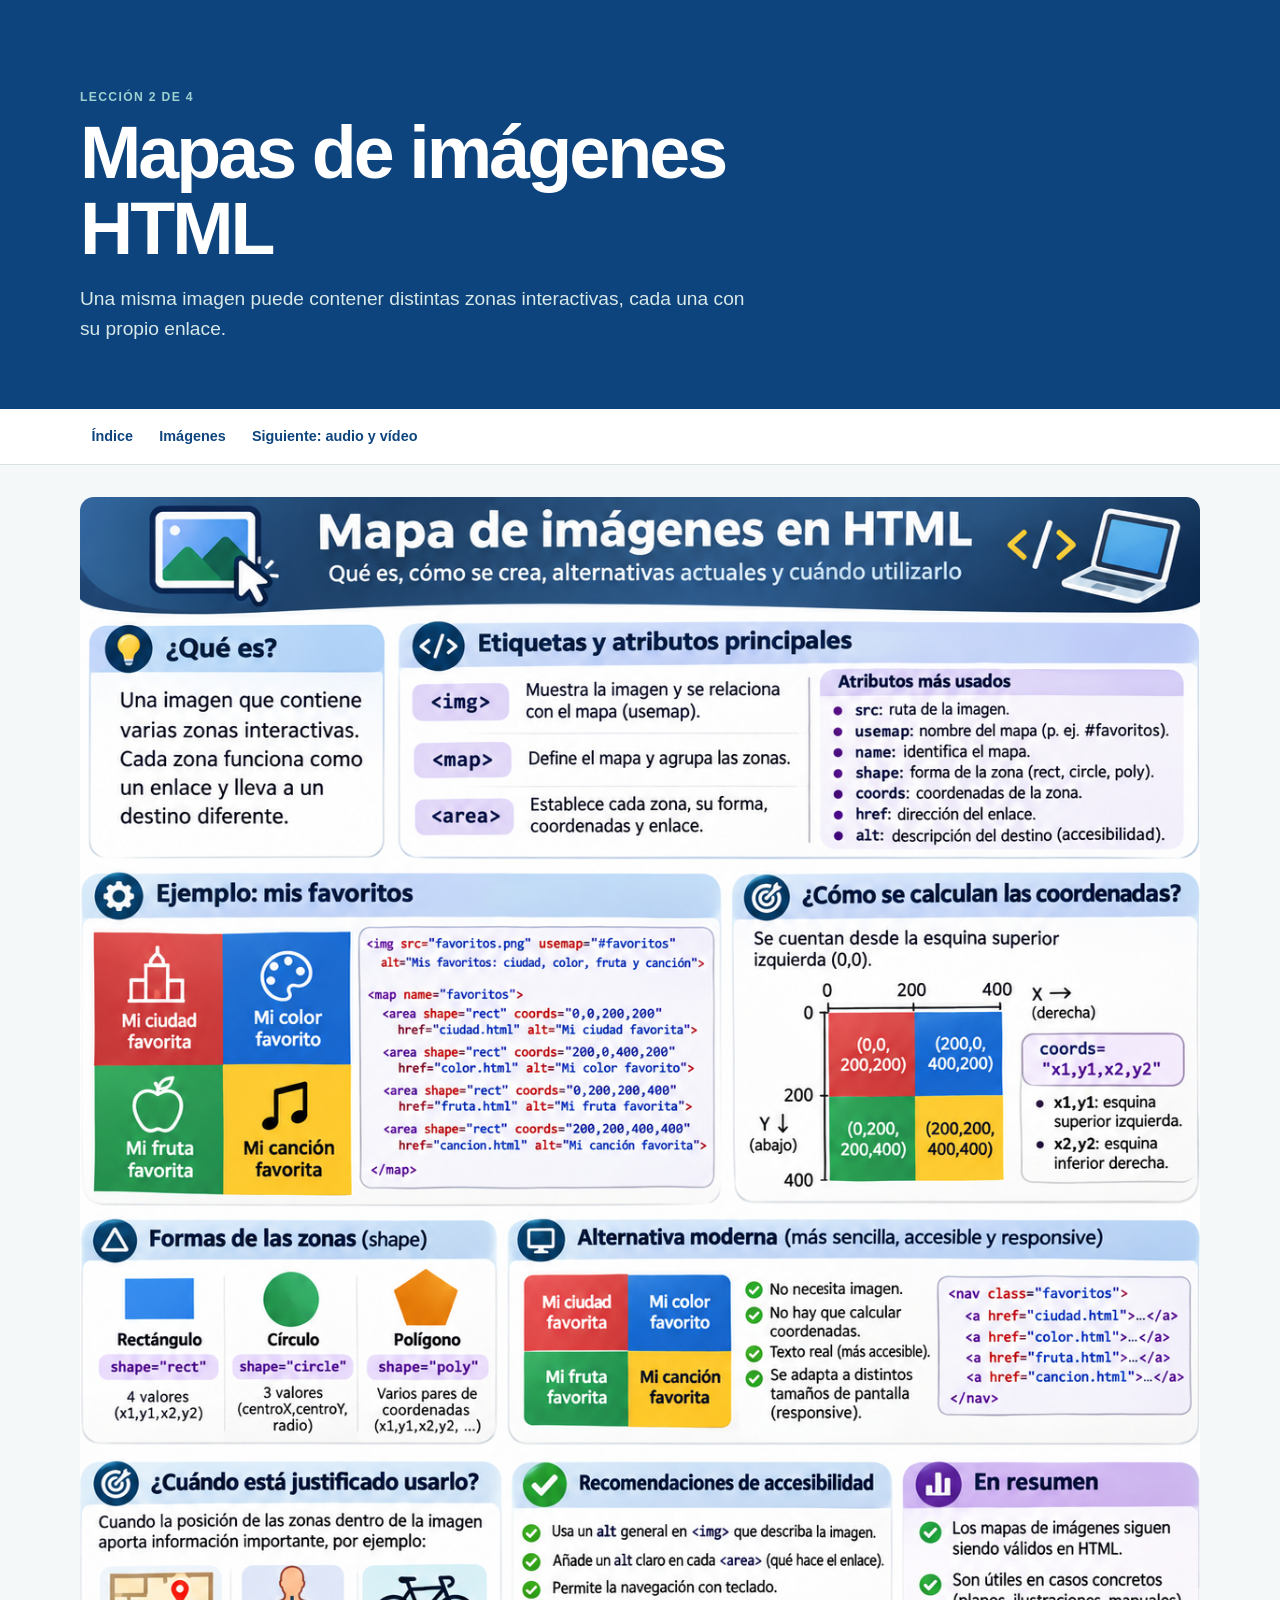
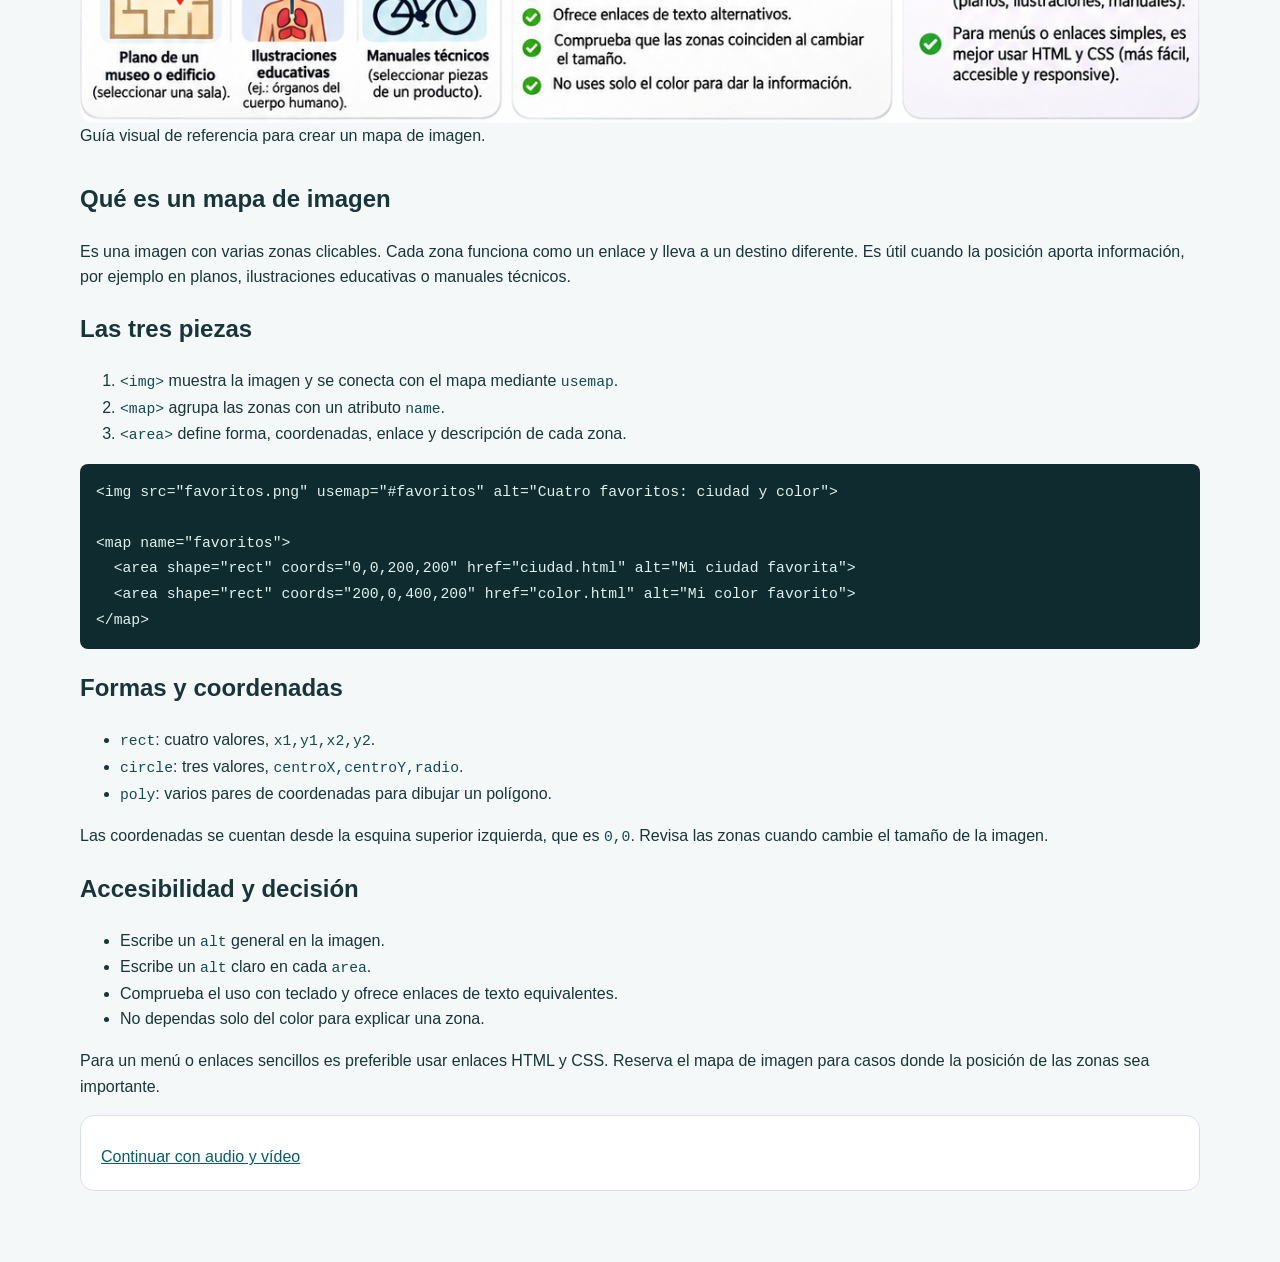
<file: mapas-imagen.html>
<!doctype html>
<html lang="es"><head><meta charset="UTF-8"><meta name="viewport" content="width=device-width, initial-scale=1"><title>Mapas de imágenes HTML</title><link rel="stylesheet" href="css/styles.css"></head><body><a class="skip" href="#contenido">Saltar al contenido</a><header><div class="wrap"><p class="eyebrow">Lección 2 de 4</p><h1>Mapas de imágenes HTML</h1><p class="lead">Una misma imagen puede contener distintas zonas interactivas, cada una con su propio enlace.</p></div></header><nav aria-label="Lecciones"><div class="wrap"><a href="index.html">Índice</a><a href="imagenes.html">Imágenes</a><a href="multimedia.html">Siguiente: audio y vídeo</a></div></nav><main id="contenido" class="wrap"><figure class="topic-infographic"><img src="assets/images/Mapa de imágenes HTML explicado.png" alt="Infografía sobre mapas de imágenes HTML, sus etiquetas, coordenadas, formas y recomendaciones de accesibilidad." width="1200" height="1600"><figcaption>Guía visual de referencia para crear un mapa de imagen.</figcaption></figure><section><h2>Qué es un mapa de imagen</h2><p>Es una imagen con varias zonas clicables. Cada zona funciona como un enlace y lleva a un destino diferente. Es útil cuando la posición aporta información, por ejemplo en planos, ilustraciones educativas o manuales técnicos.</p></section><section><h2>Las tres piezas</h2><ol><li><code>&lt;img&gt;</code> muestra la imagen y se conecta con el mapa mediante <code>usemap</code>.</li><li><code>&lt;map&gt;</code> agrupa las zonas con un atributo <code>name</code>.</li><li><code>&lt;area&gt;</code> define forma, coordenadas, enlace y descripción de cada zona.</li></ol><pre><code>&lt;img src="favoritos.png" usemap="#favoritos" alt="Cuatro favoritos: ciudad y color"&gt;

&lt;map name="favoritos"&gt;
  &lt;area shape="rect" coords="0,0,200,200" href="ciudad.html" alt="Mi ciudad favorita"&gt;
  &lt;area shape="rect" coords="200,0,400,200" href="color.html" alt="Mi color favorito"&gt;
&lt;/map&gt;</code></pre></section><section><h2>Formas y coordenadas</h2><ul><li><code>rect</code>: cuatro valores, <code>x1,y1,x2,y2</code>.</li><li><code>circle</code>: tres valores, <code>centroX,centroY,radio</code>.</li><li><code>poly</code>: varios pares de coordenadas para dibujar un polígono.</li></ul><p>Las coordenadas se cuentan desde la esquina superior izquierda, que es <code>0,0</code>. Revisa las zonas cuando cambie el tamaño de la imagen.</p></section><section><h2>Accesibilidad y decisión</h2><ul><li>Escribe un <code>alt</code> general en la imagen.</li><li>Escribe un <code>alt</code> claro en cada <code>area</code>.</li><li>Comprueba el uso con teclado y ofrece enlaces de texto equivalentes.</li><li>No dependas solo del color para explicar una zona.</li></ul><p>Para un menú o enlaces sencillos es preferible usar enlaces HTML y CSS. Reserva el mapa de imagen para casos donde la posición de las zonas sea importante.</p></section><section class="next-lesson"><a class="button" href="multimedia.html">Continuar con audio y vídeo</a></section></main></body></html>
</file>
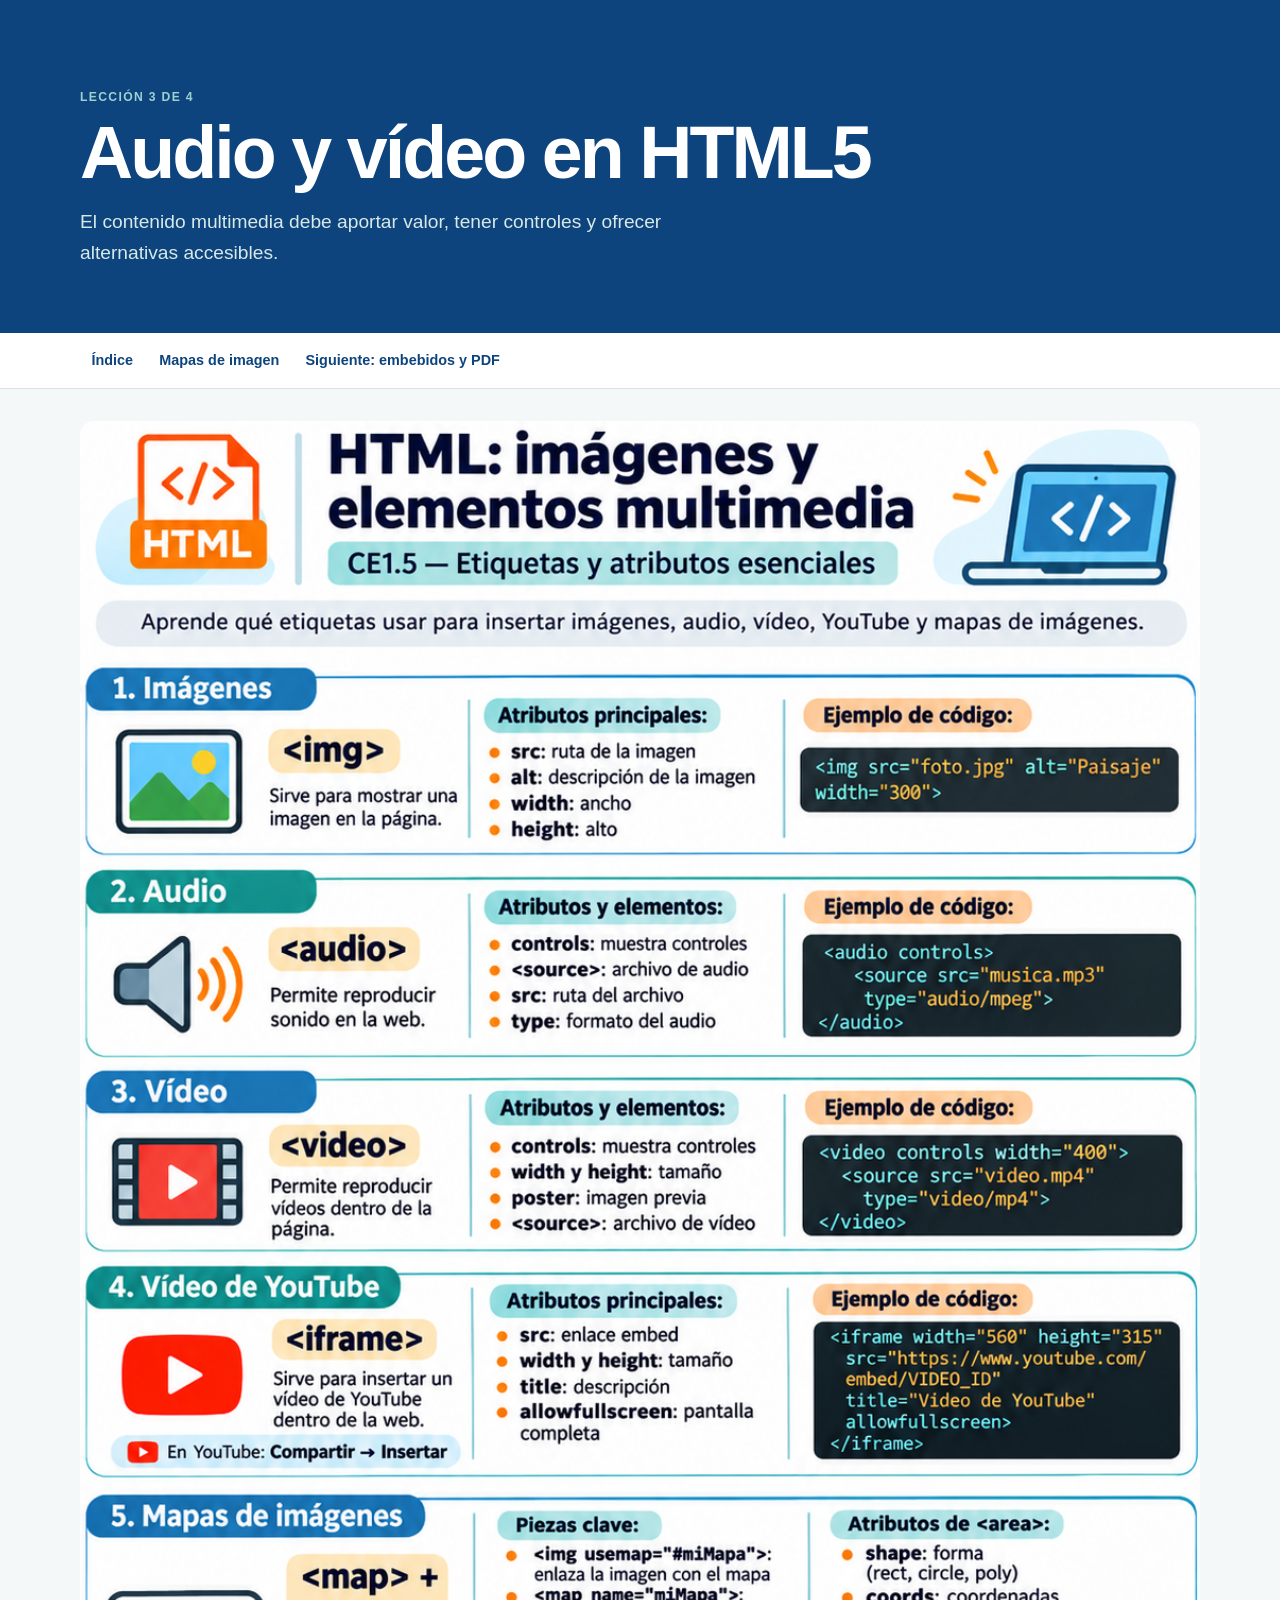
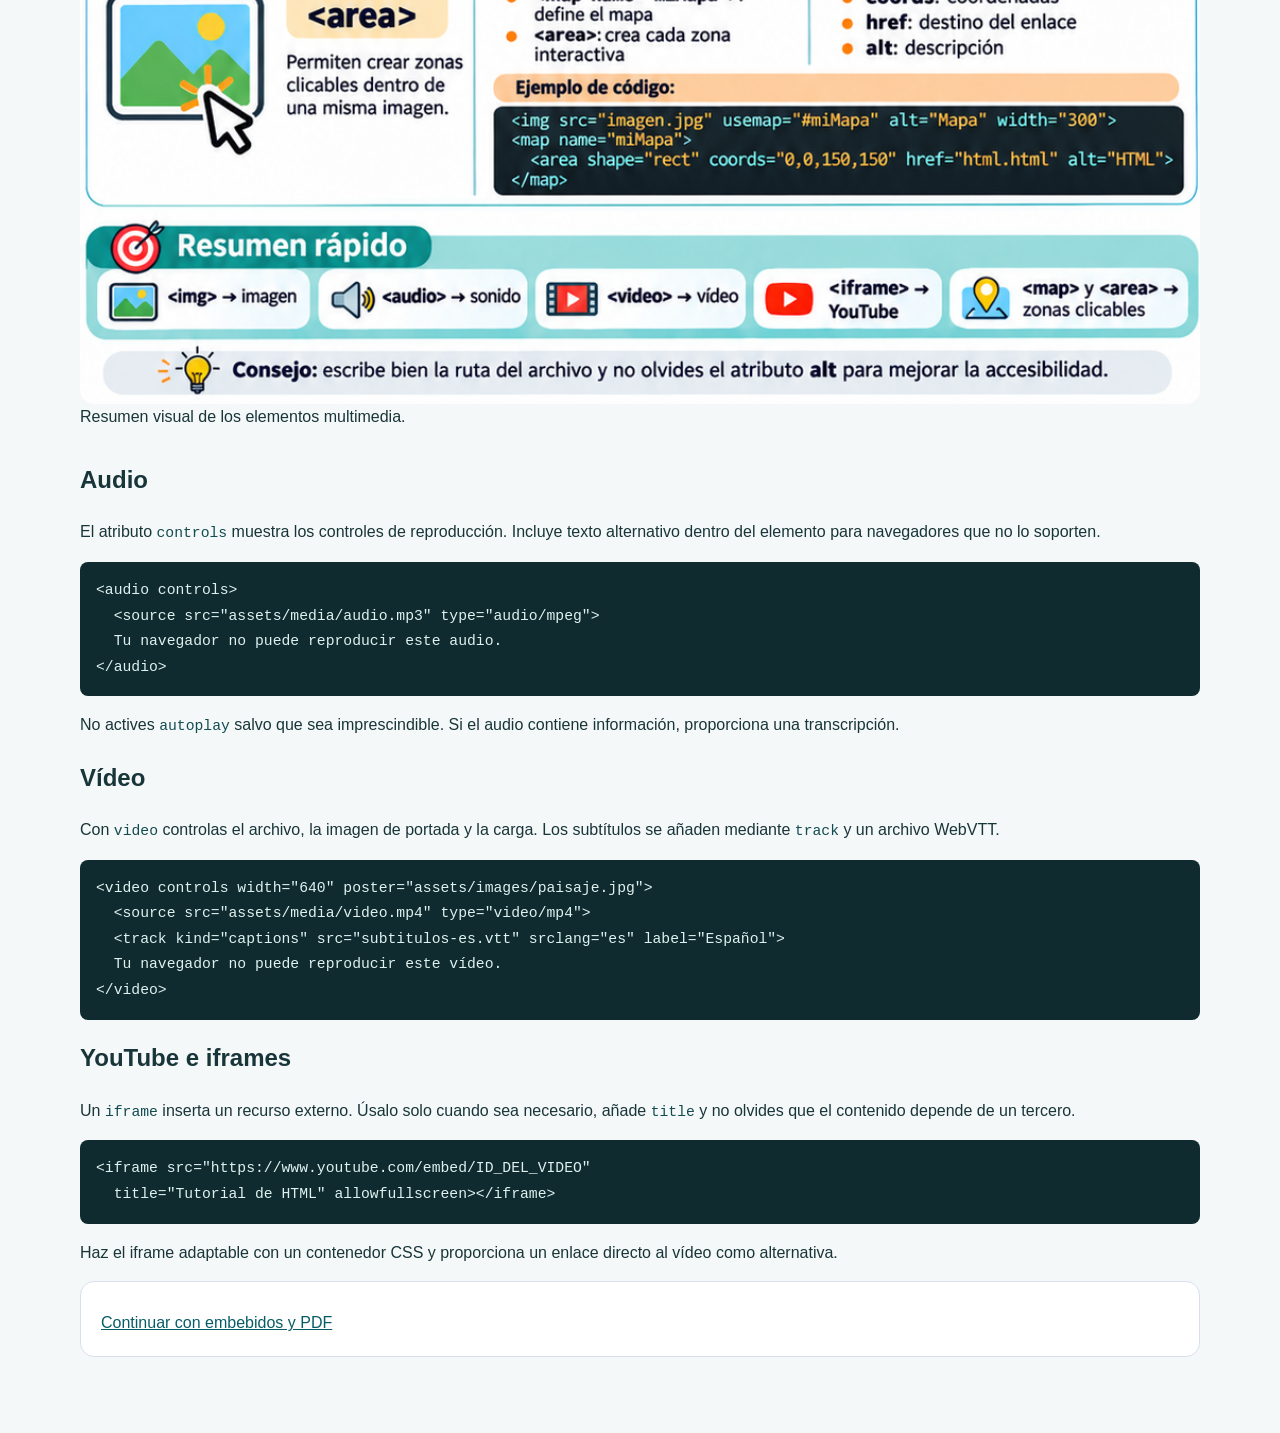
<file: multimedia.html>
<!doctype html>
<html lang="es"><head><meta charset="UTF-8"><meta name="viewport" content="width=device-width, initial-scale=1"><title>Audio y vídeo en HTML</title><link rel="stylesheet" href="css/styles.css"></head><body><a class="skip" href="#contenido">Saltar al contenido</a><header><div class="wrap"><p class="eyebrow">Lección 3 de 4</p><h1>Audio y vídeo en HTML5</h1><p class="lead">El contenido multimedia debe aportar valor, tener controles y ofrecer alternativas accesibles.</p></div></header><nav aria-label="Lecciones"><div class="wrap"><a href="index.html">Índice</a><a href="mapas-imagen.html">Mapas de imagen</a><a href="documentos-embebidos.html">Siguiente: embebidos y PDF</a></div></nav><main id="contenido" class="wrap"><figure class="topic-infographic"><img src="assets/images/multimedia.png" alt="Infografía sobre imágenes, audio, vídeo, YouTube y mapas de imagen en HTML." width="1200" height="1600"><figcaption>Resumen visual de los elementos multimedia.</figcaption></figure><section><h2>Audio</h2><p>El atributo <code>controls</code> muestra los controles de reproducción. Incluye texto alternativo dentro del elemento para navegadores que no lo soporten.</p><pre><code>&lt;audio controls&gt;
  &lt;source src="assets/media/audio.mp3" type="audio/mpeg"&gt;
  Tu navegador no puede reproducir este audio.
&lt;/audio&gt;</code></pre><p>No actives <code>autoplay</code> salvo que sea imprescindible. Si el audio contiene información, proporciona una transcripción.</p></section><section><h2>Vídeo</h2><p>Con <code>video</code> controlas el archivo, la imagen de portada y la carga. Los subtítulos se añaden mediante <code>track</code> y un archivo WebVTT.</p><pre><code>&lt;video controls width="640" poster="assets/images/paisaje.jpg"&gt;
  &lt;source src="assets/media/video.mp4" type="video/mp4"&gt;
  &lt;track kind="captions" src="subtitulos-es.vtt" srclang="es" label="Español"&gt;
  Tu navegador no puede reproducir este vídeo.
&lt;/video&gt;</code></pre></section><section><h2>YouTube e iframes</h2><p>Un <code>iframe</code> inserta un recurso externo. Úsalo solo cuando sea necesario, añade <code>title</code> y no olvides que el contenido depende de un tercero.</p><pre><code>&lt;iframe src="https://www.youtube.com/embed/ID_DEL_VIDEO"
  title="Tutorial de HTML" allowfullscreen&gt;&lt;/iframe&gt;</code></pre><p>Haz el iframe adaptable con un contenedor CSS y proporciona un enlace directo al vídeo como alternativa.</p></section><section class="next-lesson"><a class="button" href="documentos-embebidos.html">Continuar con embebidos y PDF</a></section></main></body></html>
</file>
<file: css/styles.css>
:root {
  --ink: #0d447e;
  --accent: #c16418;
  --muted: #587176;
  --line: #d8e2e2;
  --bg: #f5f8f8;
  --card: #fff;
  --code: #102b30;
}
* {
  box-sizing: border-box;
}
html {
  scroll-behavior: smooth;
}
body {
  margin: 0;
  background: var(--bg);
  color: #18353a;
  font:
    16px/1.6 Inter,
    Arial,
    sans-serif;
}
.wrap {
  width: min(1120px, calc(100% - 2rem));
  margin: auto;
}
header {
  background: var(--ink);
  color: #fff;
  padding: 5.5rem 0 4rem;
}
.eyebrow {
  letter-spacing: 0.11em;
  text-transform: uppercase;
  font-size: 0.76rem;
  font-weight: 800;
  color: #4d8e91;
  margin: 0 0 0.45rem;
}
header .eyebrow {
  color: #9ed1cf;
}
h1 {
  font-size: clamp(2.4rem, 6vw, 4.6rem);
  line-height: 1.04;
  max-width: 850px;
  margin: 0.1rem 0 1rem;
  letter-spacing: -0.04em;
}
.lead {
  max-width: 670px;
  font-size: 1.2rem;
  color: #d8e9e8;
  margin: 0;
}
nav {
  position: sticky;
  top: 0;
  z-index: 3;
  background: #fff;
  border-bottom: 1px solid var(--line);
  overflow-x: auto;
  white-space: nowrap;
}
nav .wrap {
  display: flex;
  gap: 0.2rem;
}
nav a {
  padding: 1rem 0.72rem;
  color: var(--ink);
  text-decoration: none;
  font-size: 0.9rem;
  font-weight: 700;
}
nav a:hover {
  color: var(--accent);
}
main {
  padding: 2rem 0 5rem;
}
.topic-infographic {
  margin: 0 auto 2rem;
}
.topic-infographic img {
  display: block;
  width: 100%;
  height: auto;
  border-radius: 14px;
}
.lesson-grid {
  display: grid;
  grid-template-columns: repeat(auto-fit, minmax(220px, 1fr));
  gap: 1rem;
  margin-top: 1.5rem;
}
.lesson-card,
.next-lesson {
  padding: 1.25rem;
  border: 1px solid #d7e0ea;
  border-radius: 14px;
  background: #fff;
}
.lesson-card .button,
.next-lesson .button {
  display: inline-block;
  margin-top: .5rem;
}
.intro,
.tool,
.quiz,
aside,
.cards > * {
  background: var(--card);
  border: 1px solid var(--line);
  border-radius: 14px;
  box-shadow: 0 8px 24px #123b4209;
}
.intro {
  padding: 2rem;
  margin-bottom: 5rem;
}
.intro h2 {
  margin: 0.1rem 0 0.5rem;
  font-size: clamp(1.5rem, 4vw, 2.25rem);
  line-height: 1.15;
}
.intro p:last-child {
  margin-bottom: 0;
}
.title {
  display: flex;
  gap: 1rem;
  align-items: flex-start;
  margin-bottom: 1.3rem;
}
.title > b {
  color: var(--accent);
  font-size: 1rem;
  border-top: 3px solid var(--accent);
  padding-top: 0.35rem;
}
.title h2 {
  font-size: clamp(1.8rem, 4vw, 2.8rem);
  line-height: 1.1;
  margin: 0;
}
.title .eyebrow {
  margin: 0 0 0.15rem;
}
.lesson-section {
  padding: 4rem 0;
  border-bottom: 1px solid var(--line);
}
.lesson-section > p {
  max-width: 820px;
}
code {
  font-family: Consolas, monospace;
  color: #124b50;
  font-size: 0.92em;
}
pre {
  white-space: pre-wrap;
  overflow: auto;
  background: var(--code);
  padding: 1rem;
  border-radius: 8px;
  color: #dff1ef;
  margin: 0.5rem 0;
}
pre code {
  color: inherit;
}
.demo {
  display: grid;
  grid-template-columns: 1fr 1fr;
  gap: 1.4rem;
  margin: 1.5rem 0;
}
.demo > article {
  border: 1px solid var(--line);
  border-radius: 14px;
  padding: 1.25rem;
  background: #fff;
}
.demo h3,
.tool h3 {
  margin-top: 0;
}
.demo figure {
  margin: 0;
}
.demo img {
  display: block;
  max-width: 100%;
  height: auto;
  margin: auto;
  border-radius: 5px;
}
.demo figcaption {
  font-size: 0.88rem;
  color: var(--muted);
  margin-top: 0.6rem;
}
.code > div,
.quiz > div:first-child {
  display: flex;
  justify-content: space-between;
  gap: 1rem;
  align-items: center;
}
fieldset {
  border: 0;
  padding: 1rem 0 0;
  display: grid;
  gap: 0.7rem;
}
label {
  display: grid;
  gap: 0.3rem;
  font-weight: 700;
  font-size: 0.92rem;
}
input {
  font: inherit;
  padding: 0.55rem;
  border: 1px solid #aac1c3;
  border-radius: 6px;
}
input[type="range"] {
  padding: 0;
  accent-color: var(--accent);
}
input[type="checkbox"] {
  width: auto;
}
button {
  font: inherit;
  font-weight: 700;
  background: var(--ink);
  color: #fff;
  border: 0;
  border-radius: 6px;
  padding: 0.55rem 0.85rem;
  cursor: pointer;
}
button:hover {
  background: var(--accent);
}
aside {
  border-left: 4px solid var(--ink);
  padding: 1rem 1.2rem;
  margin-top: 1.2rem;
}
.warning {
  border-left-color: var(--accent);
}
.cards {
  display: grid;
  grid-template-columns: repeat(3, 1fr);
  gap: 1rem;
}
.cards > * {
  display: block;
  color: inherit;
  text-decoration: none;
  padding: 1.15rem;
}
.cards > *:hover {
  border-color: #7eaaac;
  transform: translateY(-2px);
}
.cards h3 {
  margin: 0 0 0.25rem;
}
.cards p {
  margin: 0;
  color: var(--muted);
}
.tool {
  padding: 1.25rem;
  margin-top: 1.4rem;
}
.fields {
  display: grid;
  grid-template-columns: repeat(3, 1fr);
  gap: 1rem;
}
.table {
  overflow: auto;
  border: 1px solid var(--line);
  border-radius: 12px;
  background: #fff;
}
table {
  border-collapse: collapse;
  width: 100%;
  min-width: 680px;
}
th,
td {
  text-align: left;
  padding: 0.8rem;
  border-bottom: 1px solid var(--line);
  vertical-align: top;
}
thead {
  background: #e9f1f1;
}
.mini {
  margin-top: 1rem;
  background: #e9f1f1;
  padding: 1.2rem;
  border-radius: 12px;
}
.mini h3 {
  margin-top: 0;
}
.mini button {
  margin: 0.25rem;
}
.mini p {
  font-weight: 700;
  min-height: 1.5em;
}
.embed {
  position: relative;
  padding-top: 56.25%;
  margin: 1rem 0;
}
.embed:empty {
  display: none;
}
.embed iframe {
  position: absolute;
  inset: 0;
  width: 100%;
  height: 100%;
  border: 0;
}
.demo audio,
.demo video {
  width: 100%;
  margin-top: 1rem;
}
.demo video {
  max-height: 320px;
  background: #102b30;
}
.quiz {
  padding: 1.5rem;
  margin-top: 1.5rem;
}
.question {
  padding: 1.2rem 0;
  border-top: 1px solid var(--line);
}
.question:first-child {
  border-top: 0;
}
.question h4 {
  margin: 0 0 0.6rem;
}
.question button {
  display: block;
  width: 100%;
  text-align: left;
  margin: 0.45rem 0;
  background: #eaf1f1;
  color: var(--ink);
}
.question button:hover {
  background: #d4e4e3;
}
.question button.correct {
  background: #c6ead9;
}
.question button.incorrect {
  background: #f3d4cd;
}
.explanation {
  font-size: 0.92rem;
  margin: 0.5rem 0 0;
}
#toast {
  position: fixed;
  bottom: 1.2rem;
  right: 1.2rem;
  background: #102b30;
  color: #fff;
  border-radius: 8px;
  padding: 0.8rem 1rem;
  transform: translateY(150%);
  transition: 0.2s;
}
#toast.show {
  transform: translateY(0);
}
footer {
  background: var(--ink);
  color: #d7e7e6;
  padding: 2rem 0;
}
.skip {
  position: absolute;
  left: -9999px;
}
.skip:focus {
  left: 1rem;
  top: 1rem;
  background: #fff;
  color: #000;
  padding: 0.5rem;
  z-index: 20;
}
a {
  color: #085c66;
}
button:focus-visible,
a:focus-visible,
input:focus-visible {
  outline: 3px solid #e48862;
  outline-offset: 3px;
}
@media (max-width: 720px) {
  header {
    padding: 4rem 0 3rem;
  }
  .demo,
  .cards,
  .fields {
    grid-template-columns: 1fr;
  }
  .lesson-section {
    padding: 3rem 0;
  }
  .mini button {
    width: 100%;
  }
}
:root {
  --success: #17653c;
  --error: #9b3326;
}
.learning {
  max-width: 820px;
  background: #fff;
  border-left: 4px solid #4d8e91;
  padding: 1rem 1.25rem;
  margin: 1.25rem 0;
}
.learning h3 {
  margin: 0 0 0.35rem;
}
.learning p:last-child {
  margin-bottom: 0;
}
.path-tree {
  background: #102b30;
  color: #dff1ef;
  padding: 1rem 1.2rem;
  border-radius: 10px;
  overflow: auto;
}
.callout {
  background: #edf5f4;
  border: 1px solid var(--line);
  border-radius: 12px;
  padding: 1rem 1.2rem;
  margin: 1rem 0;
}
.callout strong {
  color: var(--ink);
}
.comparison td:first-child {
  font-weight: 700;
}
.placeholder-preview {
  max-width: 100%;
  height: auto;
  display: block;
  border: 1px solid var(--line);
  border-radius: 8px;
  margin: 1rem 0;
}
.answer-feedback {
  min-height: 1.5em;
  font-weight: 700;
}
.answer-feedback.ok {
  color: var(--success);
}
.answer-feedback.no {
  color: var(--error);
}
details {
  background: #fff;
  border: 1px solid var(--line);
  border-radius: 10px;
  padding: 1rem;
  margin: 1rem 0;
}
summary {
  cursor: pointer;
  font-weight: 800;
  color: var(--ink);
}
.checklist {
  columns: 2;
  gap: 2rem;
  padding-left: 1.2rem;
}
.checklist li {
  margin: 0.5rem 0;
}
.practice-steps {
  counter-reset: step;
  padding-left: 0;
}
.practice-steps li {
  list-style: none;
  counter-increment: step;
  margin: 0.8rem 0;
  padding-left: 2rem;
  position: relative;
}
.practice-steps li:before {
  content: counter(step);
  position: absolute;
  left: 0;
  color: var(--accent);
  font-weight: 800;
}
.route-options button {
  display: block;
  margin: 0.45rem 0;
  text-align: left;
}
@media (max-width: 720px) {
  .checklist {
    columns: 1;
  }
}
</file>
